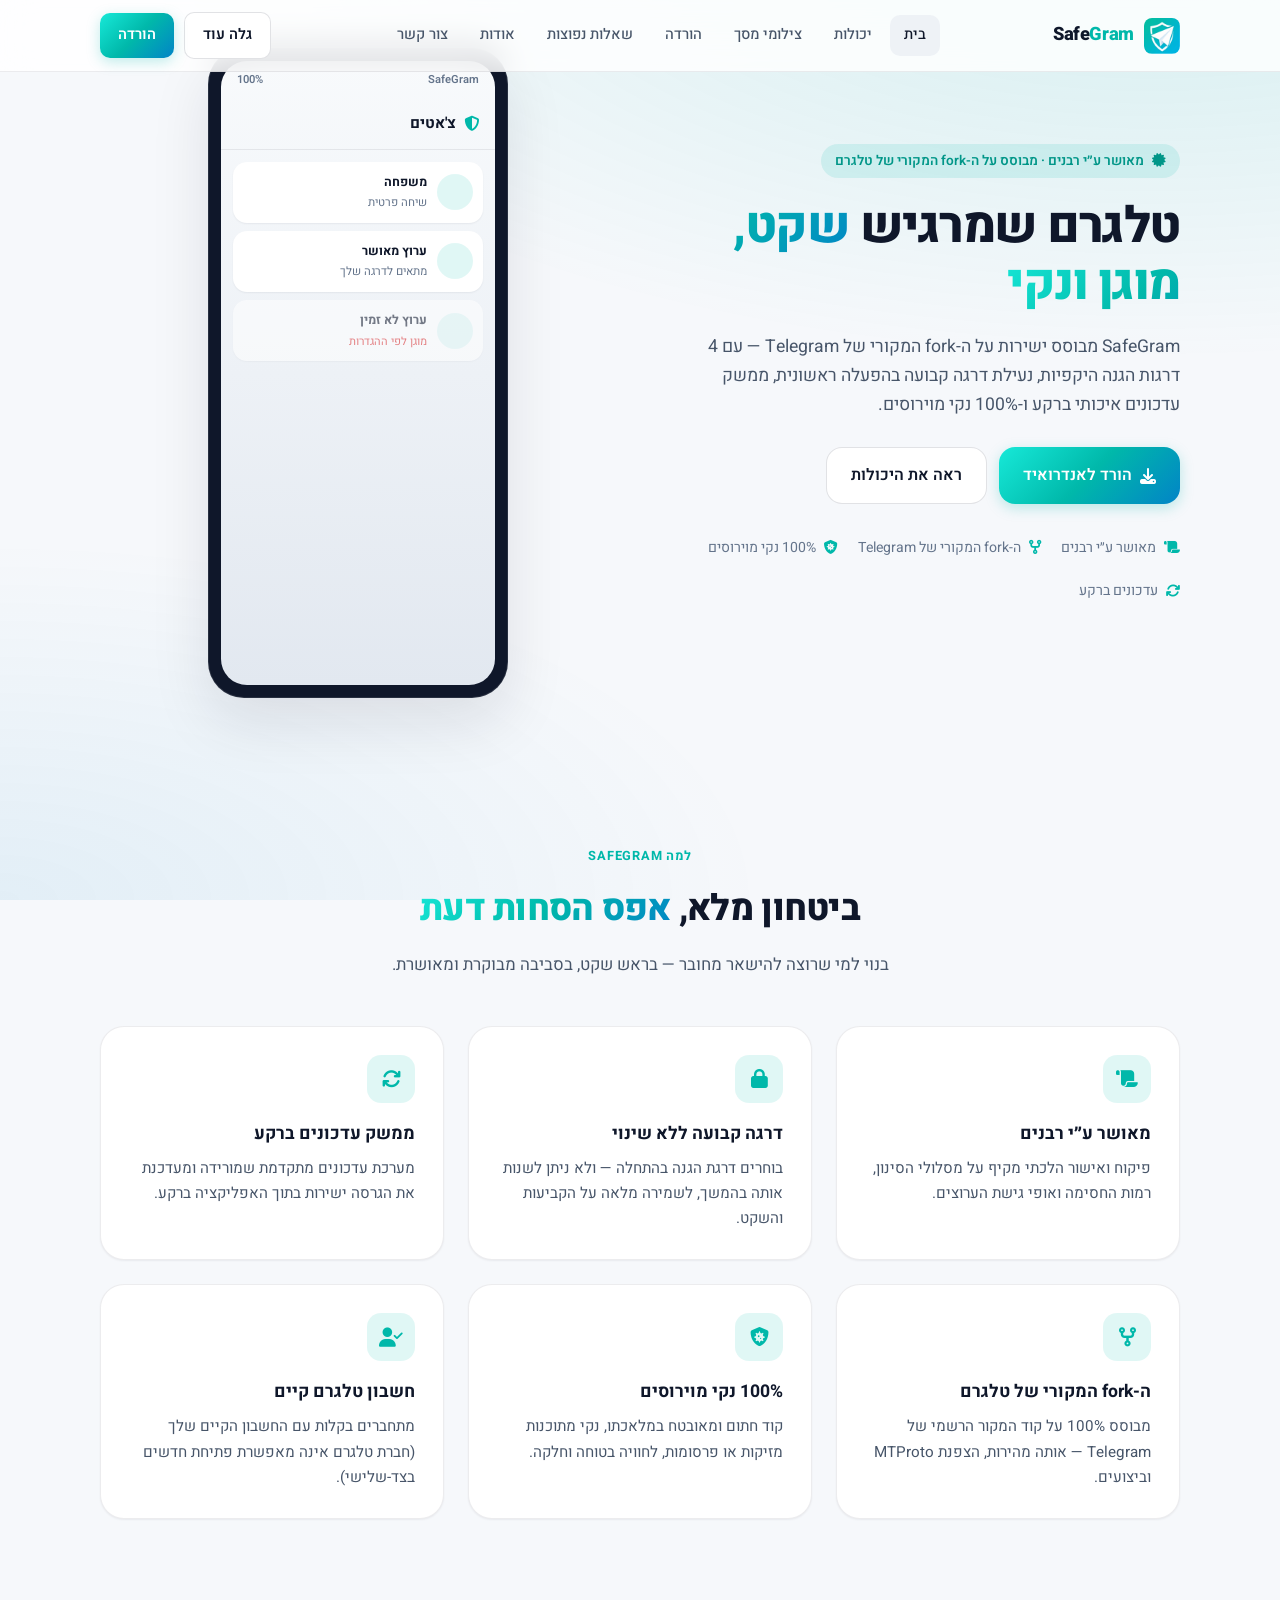
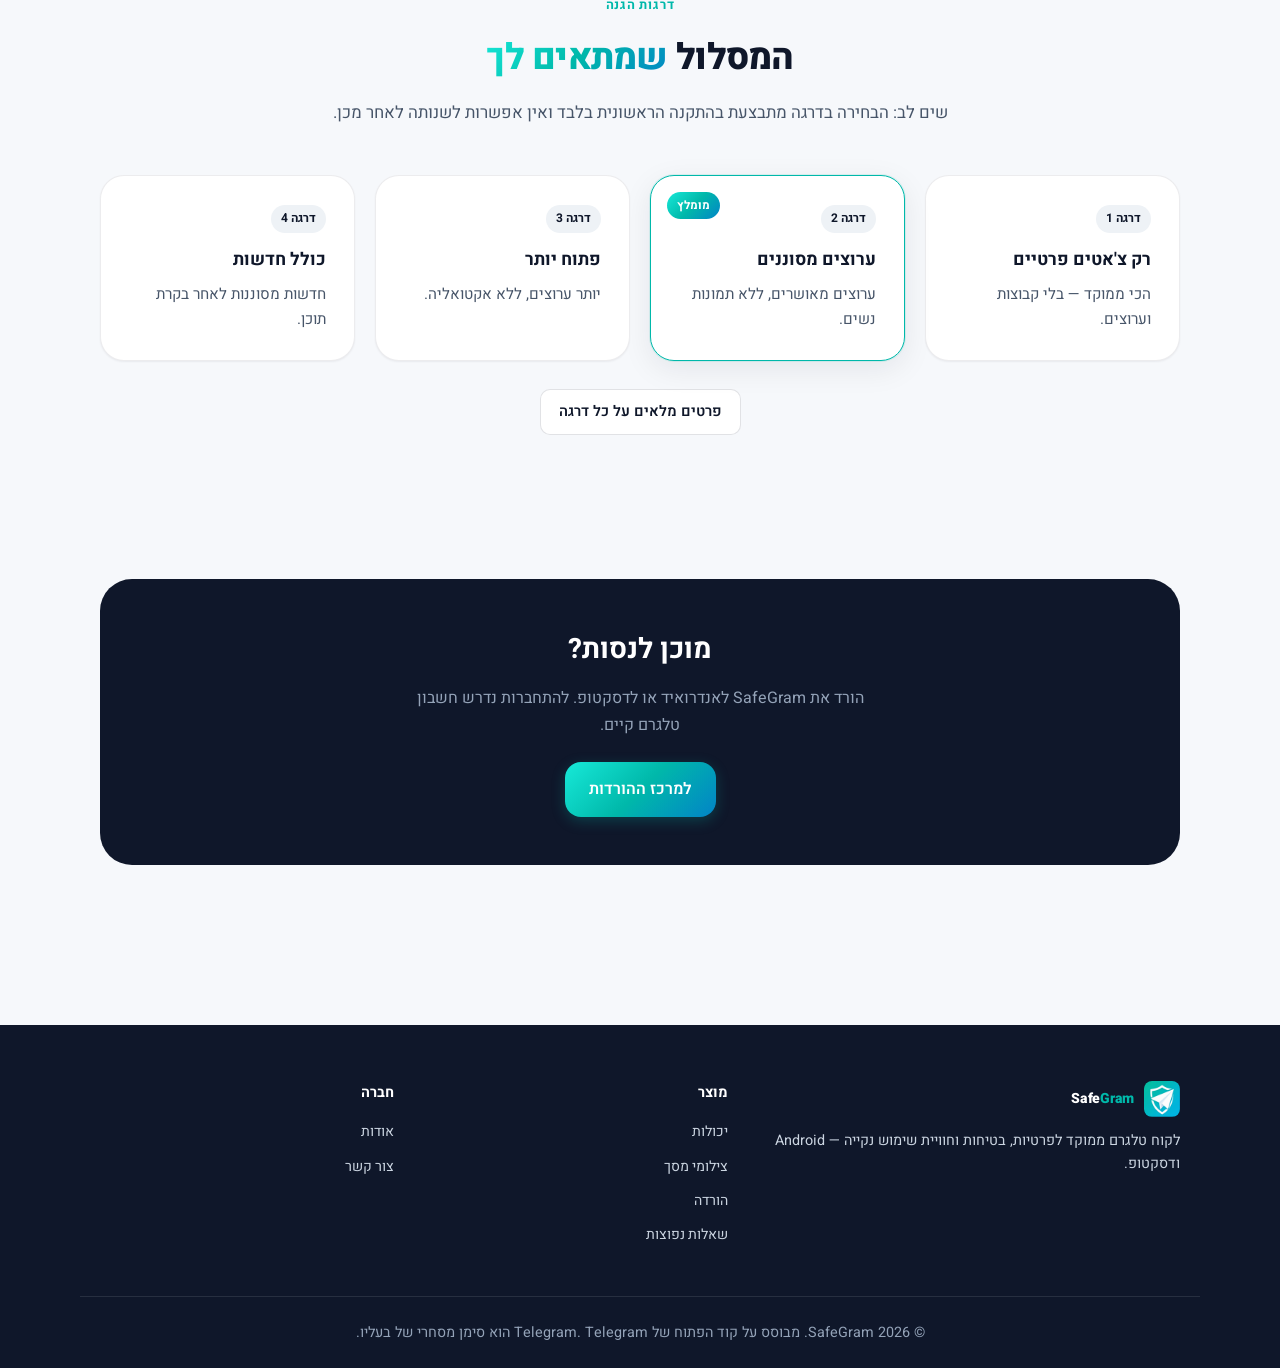
<file: index.html>
<!DOCTYPE html>
<html lang="he" dir="rtl">
<head>
    <meta charset="UTF-8">
    <meta name="viewport" content="width=device-width, initial-scale=1.0">
    <title>SafeGram — טלגרם ממוקד, מוגן ונקי</title>
    <meta name="description" content="SafeGram הוא לקוח טלגרם לנייד ודסקטופ עם סביבה מסוננת, ארבע דרגות הגנה, שיחות פרטיות מלאות וחוויית ממשק נקייה.">
    <meta property="og:title" content="SafeGram — טלגרם במרחב בטוח">
    <meta property="og:description" content="תקשורת מוכרת של טלגרם, עם סביבה ממוקדת, פחות הסחות דעת ושכבות הגנה שאתה בוחר.">
    <link rel="preconnect" href="https://fonts.googleapis.com">
    <link rel="preconnect" href="https://fonts.gstatic.com" crossorigin>
    <link href="https://fonts.googleapis.com/css2?family=Heebo:wght@400;500;600;700;800&family=Inter:wght@400;500;600;700&display=swap" rel="stylesheet">
    <link rel="stylesheet" href="https://cdnjs.cloudflare.com/ajax/libs/font-awesome/6.5.1/css/all.min.css">
    <link rel="stylesheet" href="style.css">
</head>
<body data-page="home">
<div class="page-glow"></div>

<header class="navbar">
    <div class="container nav-inner">
        <a href="index.html" class="brand">
            <img src="images/app_icon.png" style="width:36px;height:36px;border-radius:8px;object-fit:cover;" alt="">
            <span>Safe<span>Gram</span></span>
        </a>
        <nav class="nav-links">
            <a href="index.html" data-nav="home">בית</a>
            <a href="features.html" data-nav="features">יכולות</a>
            <a href="screenshots.html" data-nav="screenshots">צילומי מסך</a>
            <a href="download.html" data-nav="download">הורדה</a>
            <a href="faq.html" data-nav="faq">שאלות נפוצות</a>
            <a href="about.html" data-nav="about">אודות</a>
            <a href="contact.html" data-nav="contact">צור קשר</a>
        </nav>
        <div class="nav-actions">
            <a href="features.html" class="btn btn-secondary">גלה עוד</a>
            <a href="download.html" class="btn btn-primary">הורדה</a>
            <button type="button" class="nav-toggle" aria-label="תפריט"><i class="fa-solid fa-bars"></i></button>
        </div>
    </div>
</header>

<main>
    <section class="hero">
        <div class="container hero-grid">
            <div>
                <div class="hero-badge"><i class="fa-solid fa-certificate"></i> מאושר ע״י רבנים · מבוסס על ה-fork המקורי של טלגרם</div>
                <h1>טלגרם שמרגיש <span class="text-gradient">שקט, מוגן ונקי</span></h1>
                <p class="hero-lead">
                    SafeGram מבוסס ישירות על ה-fork המקורי של Telegram — עם 4 דרגות הגנה היקפיות, נעילת דרגה קבועה בהפעלה ראשונית, ממשק עדכונים איכותי ברקע ו-100% נקי מוירוסים.
                </p>
                <div class="hero-cta">
                    <a href="download.html" class="btn btn-primary btn-lg"><i class="fa-solid fa-download"></i> הורד לאנדרואיד</a>
                    <a href="features.html" class="btn btn-secondary btn-lg">ראה את היכולות</a>
                </div>
                <div class="trust-row">
                    <span><i class="fa-solid fa-scroll"></i> מאושר ע״י רבנים</span>
                    <span><i class="fa-solid fa-code-fork"></i> ה-fork המקורי של Telegram</span>
                    <span><i class="fa-solid fa-shield-virus"></i> 100% נקי מוירוסים</span>
                    <span><i class="fa-solid fa-arrows-rotate"></i> עדכונים ברקע</span>
                </div>
            </div>
            <div class="hero-visual">
                <div class="phone-shell">
                    <div class="phone-screen">
                        <div class="phone-status"><span>SafeGram</span><span>100%</span></div>
                        <div class="phone-app-bar"><i class="fa-solid fa-shield-halved"></i> צ'אטים</div>
                        <div class="phone-chats">
                            <div class="chat-row"><div class="chat-avatar"></div><div><strong>משפחה</strong><br><span style="color:var(--text-muted);font-size:0.72rem">שיחה פרטית</span></div></div>
                            <div class="chat-row"><div class="chat-avatar"></div><div><strong>ערוץ מאושר</strong><br><span style="color:var(--text-muted);font-size:0.72rem">מתאים לדרגה שלך</span></div></div>
                            <div class="chat-row blocked"><div class="chat-avatar"></div><div><strong>ערוץ לא זמין</strong><br><span class="chat-meta">מוגן לפי ההגדרות</span></div></div>
                        </div>
                    </div>
                </div>
            </div>
        </div>
    </section>

    <section class="section">
        <div class="container">
            <div class="section-header text-center">
                <span class="section-eyebrow">למה SafeGram</span>
                <h2 class="section-title">ביטחון מלא, <span class="text-gradient">אפס הסחות דעת</span></h2>
                <p class="section-sub">בנוי למי שרוצה להישאר מחובר — בראש שקט, בסביבה מבוקרת ומאושרת.</p>
            </div>
            <div class="grid-3">
                <article class="card">
                    <div class="feature-icon"><i class="fa-solid fa-scroll"></i></div>
                    <h3>מאושר ע״י רבנים</h3>
                    <p>פיקוח ואישור הלכתי מקיף על מסלולי הסינון, רמות החסימה ואופי גישת הערוצים.</p>
                </article>
                <article class="card">
                    <div class="feature-icon"><i class="fa-solid fa-lock"></i></div>
                    <h3>דרגה קבועה ללא שינוי</h3>
                    <p>בוחרים דרגת הגנה בהתחלה — ולא ניתן לשנות אותה בהמשך, לשמירה מלאה על הקביעות והשקט.</p>
                </article>
                <article class="card">
                    <div class="feature-icon"><i class="fa-solid fa-arrows-rotate"></i></div>
                    <h3>ממשק עדכונים ברקע</h3>
                    <p>מערכת עדכונים מתקדמת שמורידה ומעדכנת את הגרסה ישירות בתוך האפליקציה ברקע.</p>
                </article>
                <article class="card">
                    <div class="feature-icon"><i class="fa-solid fa-code-fork"></i></div>
                    <h3>ה-fork המקורי של טלגרם</h3>
                    <p>מבוסס 100% על קוד המקור הרשמי של Telegram — אותה מהירות, הצפנת MTProto וביצועים.</p>
                </article>
                <article class="card">
                    <div class="feature-icon"><i class="fa-solid fa-shield-virus"></i></div>
                    <h3>100% נקי מוירוסים</h3>
                    <p>קוד חתום ומאובטח במלאכתו, נקי מתוכנות מזיקות או פרסומות, לחוויה בטוחה וחלקה.</p>
                </article>
                <article class="card">
                    <div class="feature-icon"><i class="fa-solid fa-user-check"></i></div>
                    <h3>חשבון טלגרם קיים</h3>
                    <p>מתחברים בקלות עם החשבון הקיים שלך (חברת טלגרם אינה מאפשרת פתיחת חדשים בצד-שלישי).</p>
                </article>
            </div>
        </div>
    </section>

    <section class="section" style="padding-top:0">
        <div class="container">
            <div class="section-header text-center">
                <span class="section-eyebrow">דרגות הגנה</span>
                <h2 class="section-title">המסלול <span class="text-gradient">שמתאים לך</span></h2>
                <p class="section-sub">שים לב: הבחירה בדרגה מתבצעת בהתקנה הראשונית בלבד ואין אפשרות לשנותה לאחר מכן.</p>
            </div>
            <div class="grid-4">
                <article class="card level-card">
                    <span class="level-badge">דרגה 1</span>
                    <h3>רק צ'אטים פרטיים</h3>
                    <p>הכי ממוקד — בלי קבוצות וערוצים.</p>
                </article>
                <article class="card level-card featured">
                    <span class="ribbon">מומלץ</span>
                    <span class="level-badge">דרגה 2</span>
                    <h3>ערוצים מסוננים</h3>
                    <p>ערוצים מאושרים, ללא תמונות נשים.</p>
                </article>
                <article class="card level-card">
                    <span class="level-badge">דרגה 3</span>
                    <h3>פתוח יותר</h3>
                    <p>יותר ערוצים, ללא אקטואליה.</p>
                </article>
                <article class="card level-card">
                    <span class="level-badge">דרגה 4</span>
                    <h3>כולל חדשות</h3>
                    <p>חדשות מסוננות לאחר בקרת תוכן.</p>
                </article>
            </div>
            <p class="text-center" style="margin-top:28px"><a href="features.html" class="btn btn-secondary">פרטים מלאים על כל דרגה</a></p>
        </div>
    </section>

    <section class="section">
        <div class="container cta-band">
            <h2>מוכן לנסות?</h2>
            <p>הורד את SafeGram לאנדרואיד או לדסקטופ. להתחברות נדרש חשבון טלגרם קיים.</p>
            <a href="download.html" class="btn btn-primary btn-lg">למרכז ההורדות</a>
        </div>
    </section>
</main>

<footer class="footer">
    <div class="container footer-grid">
        <div>
            <a href="index.html" class="brand"><img src="images/app_icon.png" style="width:36px;height:36px;border-radius:8px;object-fit:cover;" alt="" width="36" height="36"><span>Safe<span>Gram</span></span></a>
            <p>לקוח טלגרם ממוקד לפרטיות, בטיחות וחוויית שימוש נקייה — Android ודסקטופ.</p>
            <div class="social">
                
            </div>
        </div>
        <div>
            <h4>מוצר</h4>
            <ul>
                <li><a href="features.html">יכולות</a></li>
                <li><a href="screenshots.html">צילומי מסך</a></li>
                <li><a href="download.html">הורדה</a></li>
                <li><a href="faq.html">שאלות נפוצות</a></li>
            </ul>
        </div>
        <div>
            <h4>חברה</h4>
            <ul>
                <li><a href="about.html">אודות</a></li>
                <li><a href="contact.html">צור קשר</a></li>
            </ul>
        </div>
    </div>
    <div class="container footer-bottom">
        <p>© 2026 SafeGram. מבוסס על קוד הפתוח של Telegram. Telegram הוא סימן מסחרי של בעליו.</p>
    </div>
</footer>
<script src="site.js"></script>
</body>
</html>
</file>
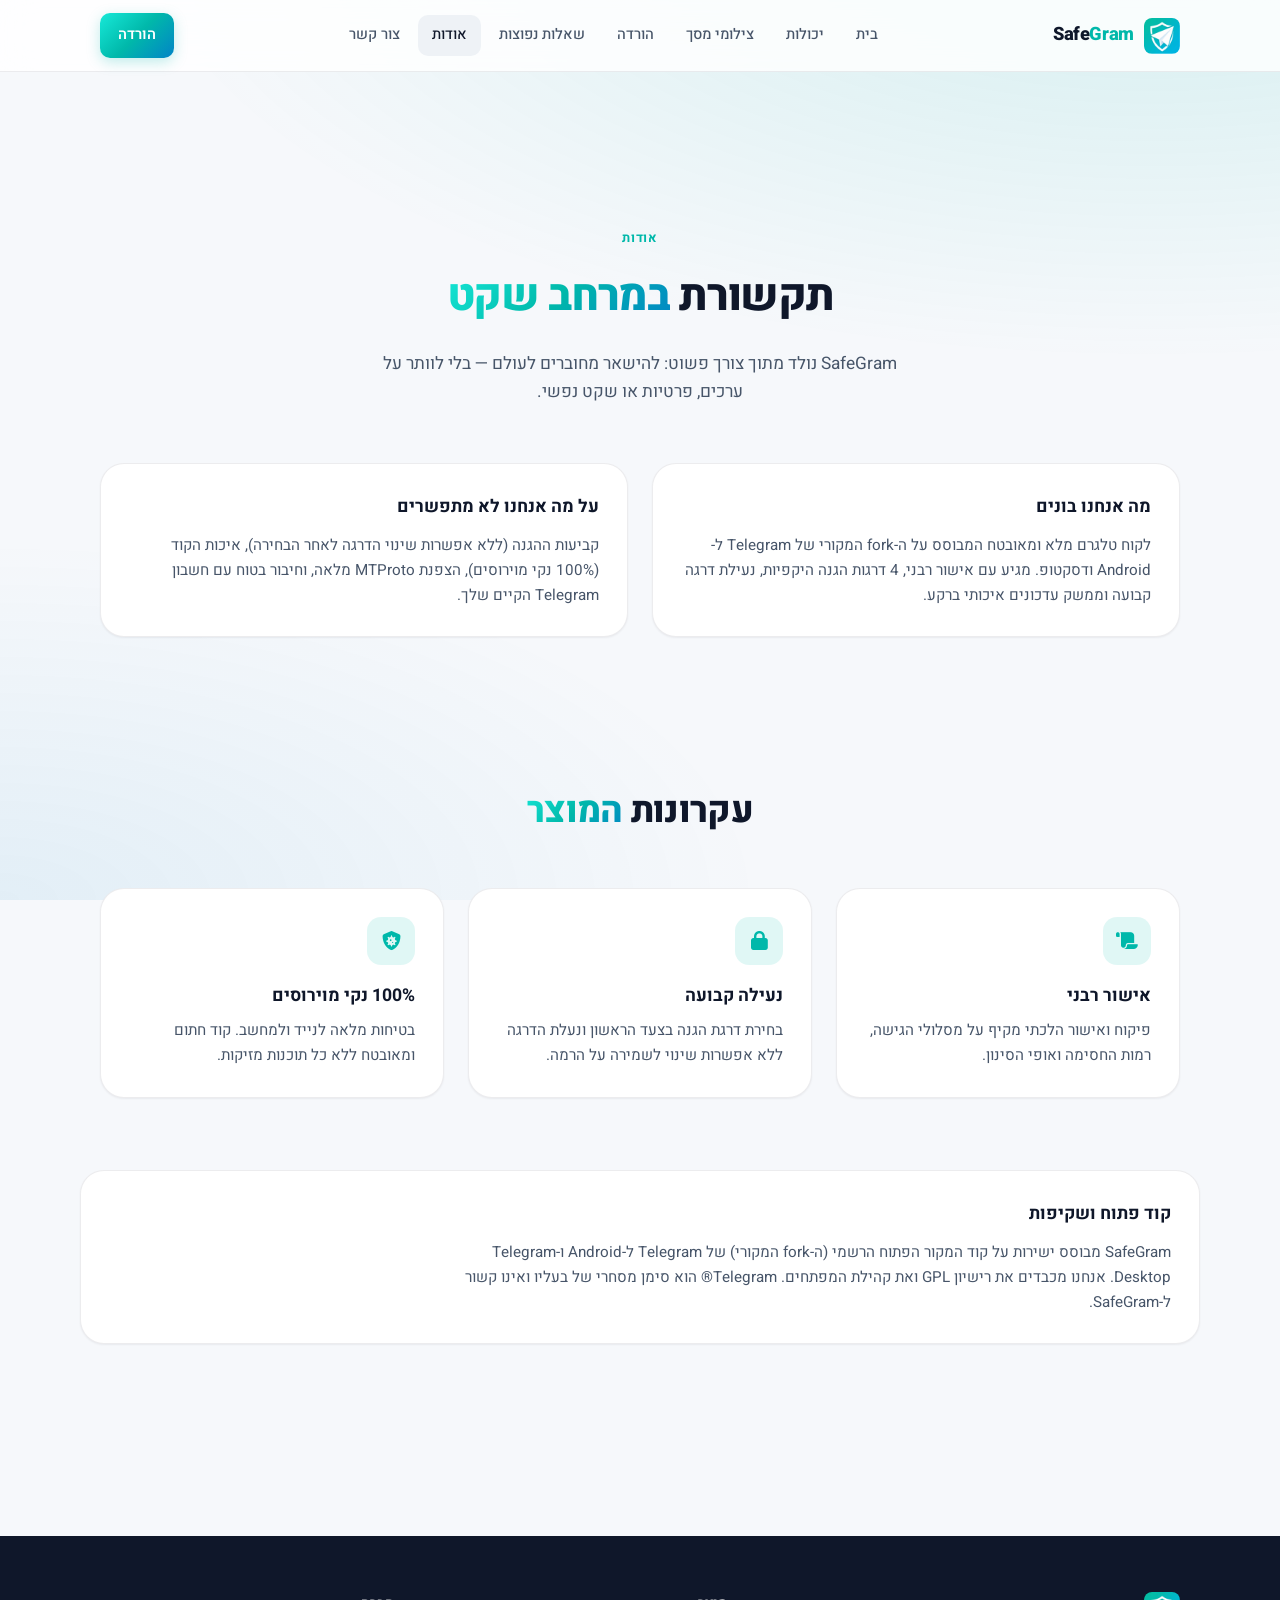
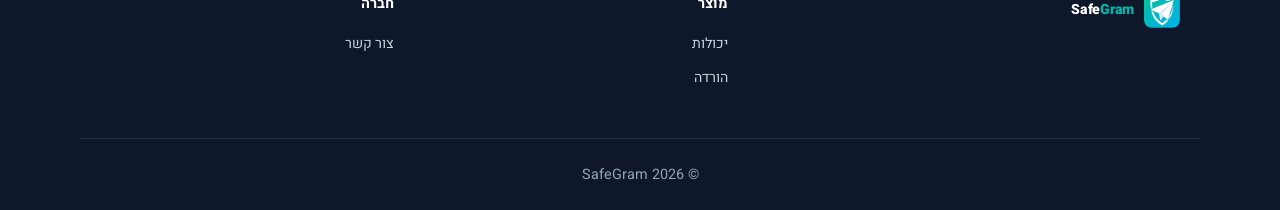
<file: about.html>
<!DOCTYPE html>
<html lang="he" dir="rtl">
<head>
    <meta charset="UTF-8">
    <meta name="viewport" content="width=device-width, initial-scale=1.0">
    <title>אודות — SafeGram</title>
    <meta name="description" content="המשימה של SafeGram: תקשורת מוכרת של טלגרם בסביבה ממוקדת, עם פרטיות, בטיחות וממשק נקי.">
    <link rel="preconnect" href="https://fonts.googleapis.com">
    <link rel="preconnect" href="https://fonts.gstatic.com" crossorigin>
    <link href="https://fonts.googleapis.com/css2?family=Heebo:wght@400;500;600;700;800&family=Inter:wght@400;500;600;700&display=swap" rel="stylesheet">
    <link rel="stylesheet" href="https://cdnjs.cloudflare.com/ajax/libs/font-awesome/6.5.1/css/all.min.css">
    <link rel="stylesheet" href="style.css">
</head>
<body data-page="about">
<div class="page-glow"></div>

<header class="navbar">
    <div class="container nav-inner">
        <a href="index.html" class="brand"><img src="images/app_icon.png" style="width:36px;height:36px;border-radius:8px;object-fit:cover;" alt=""><span>Safe<span>Gram</span></span></a>
        <nav class="nav-links">
            <a href="index.html" data-nav="home">בית</a>
            <a href="features.html" data-nav="features">יכולות</a>
            <a href="screenshots.html" data-nav="screenshots">צילומי מסך</a>
            <a href="download.html" data-nav="download">הורדה</a>
            <a href="faq.html" data-nav="faq">שאלות נפוצות</a>
            <a href="about.html" data-nav="about">אודות</a>
            <a href="contact.html" data-nav="contact">צור קשר</a>
        </nav>
        <div class="nav-actions">
            <a href="download.html" class="btn btn-primary">הורדה</a>
            <button type="button" class="nav-toggle" aria-label="תפריט"><i class="fa-solid fa-bars"></i></button>
        </div>
    </div>
</header>

<main class="page-main">
    <section class="page-hero">
        <div class="container">
            <span class="section-eyebrow">אודות</span>
            <h1>תקשורת <span class="text-gradient">במרחב שקט</span></h1>
            <p>SafeGram נולד מתוך צורך פשוט: להישאר מחוברים לעולם — בלי לוותר על ערכים, פרטיות או שקט נפשי.</p>
        </div>
    </section>

    <section class="section" style="padding-top:0">
        <div class="container grid-2">
            <article class="card">
                <h3>מה אנחנו בונים</h3>
                <p style="color:var(--text-secondary);margin-top:12px">לקוח טלגרם מלא ומאובטח המבוסס על ה-fork המקורי של Telegram ל-Android ודסקטופ. מגיע עם אישור רבני, 4 דרגות הגנה היקפיות, נעילת דרגה קבועה וממשק עדכונים איכותי ברקע.</p>
            </article>
            <article class="card">
                <h3>על מה אנחנו לא מתפשרים</h3>
                <p style="color:var(--text-secondary);margin-top:12px">קביעות ההגנה (ללא אפשרות שינוי הדרגה לאחר הבחירה), איכות הקוד (100% נקי מוירוסים), הצפנת MTProto מלאה, וחיבור בטוח עם חשבון Telegram הקיים שלך.</p>
            </article>
        </div>
    </section>

    <section class="section">
        <div class="container">
            <div class="section-header text-center">
                <h2 class="section-title">עקרונות <span class="text-gradient">המוצר</span></h2>
            </div>
            <div class="grid-3">
                <article class="card">
                    <div class="feature-icon"><i class="fa-solid fa-scroll"></i></div>
                    <h3>אישור רבני</h3>
                    <p>פיקוח ואישור הלכתי מקיף על מסלולי הגישה, רמות החסימה ואופי הסינון.</p>
                </article>
                <article class="card">
                    <div class="feature-icon"><i class="fa-solid fa-lock"></i></div>
                    <h3>נעילה קבועה</h3>
                    <p>בחירת דרגת הגנה בצעד הראשון ונעלת הדרגה ללא אפשרות שינוי לשמירה על הרמה.</p>
                </article>
                <article class="card">
                    <div class="feature-icon"><i class="fa-solid fa-shield-virus"></i></div>
                    <h3>100% נקי מוירוסים</h3>
                    <p>בטיחות מלאה לנייד ולמחשב. קוד חתום ומאובטח ללא כל תוכנות מזיקות.</p>
                </article>
            </div>
        </div>
    </section>

    <section class="section" style="padding-top:0">
        <div class="container card">
            <h3 style="margin-bottom:12px">קוד פתוח ושקיפות</h3>
            <p style="color:var(--text-secondary);max-width:720px">SafeGram מבוסס ישירות על קוד המקור הפתוח הרשמי (ה-fork המקורי) של Telegram ל-Android ו-Telegram Desktop. אנחנו מכבדים את רישיון GPL ואת קהילת המפתחים. Telegram® הוא סימן מסחרי של בעליו ואינו קשור ל-SafeGram.</p>
            
        </div>
    </section>
</main>

<footer class="footer">
    <div class="container footer-grid">
        <div><a href="index.html" class="brand"><img src="images/app_icon.png" style="width:36px;height:36px;border-radius:8px;object-fit:cover;" alt="" width="36" height="36"><span>Safe<span>Gram</span></span></a></div>
        <div><h4>מוצר</h4><ul><li><a href="features.html">יכולות</a></li><li><a href="download.html">הורדה</a></li></ul></div>
        <div><h4>חברה</h4><ul><li><a href="contact.html">צור קשר</a></li></ul></div>
    </div>
    <div class="container footer-bottom"><p>© 2026 SafeGram</p></div>
</footer>
<script src="site.js"></script>
</body>
</html>
</file>
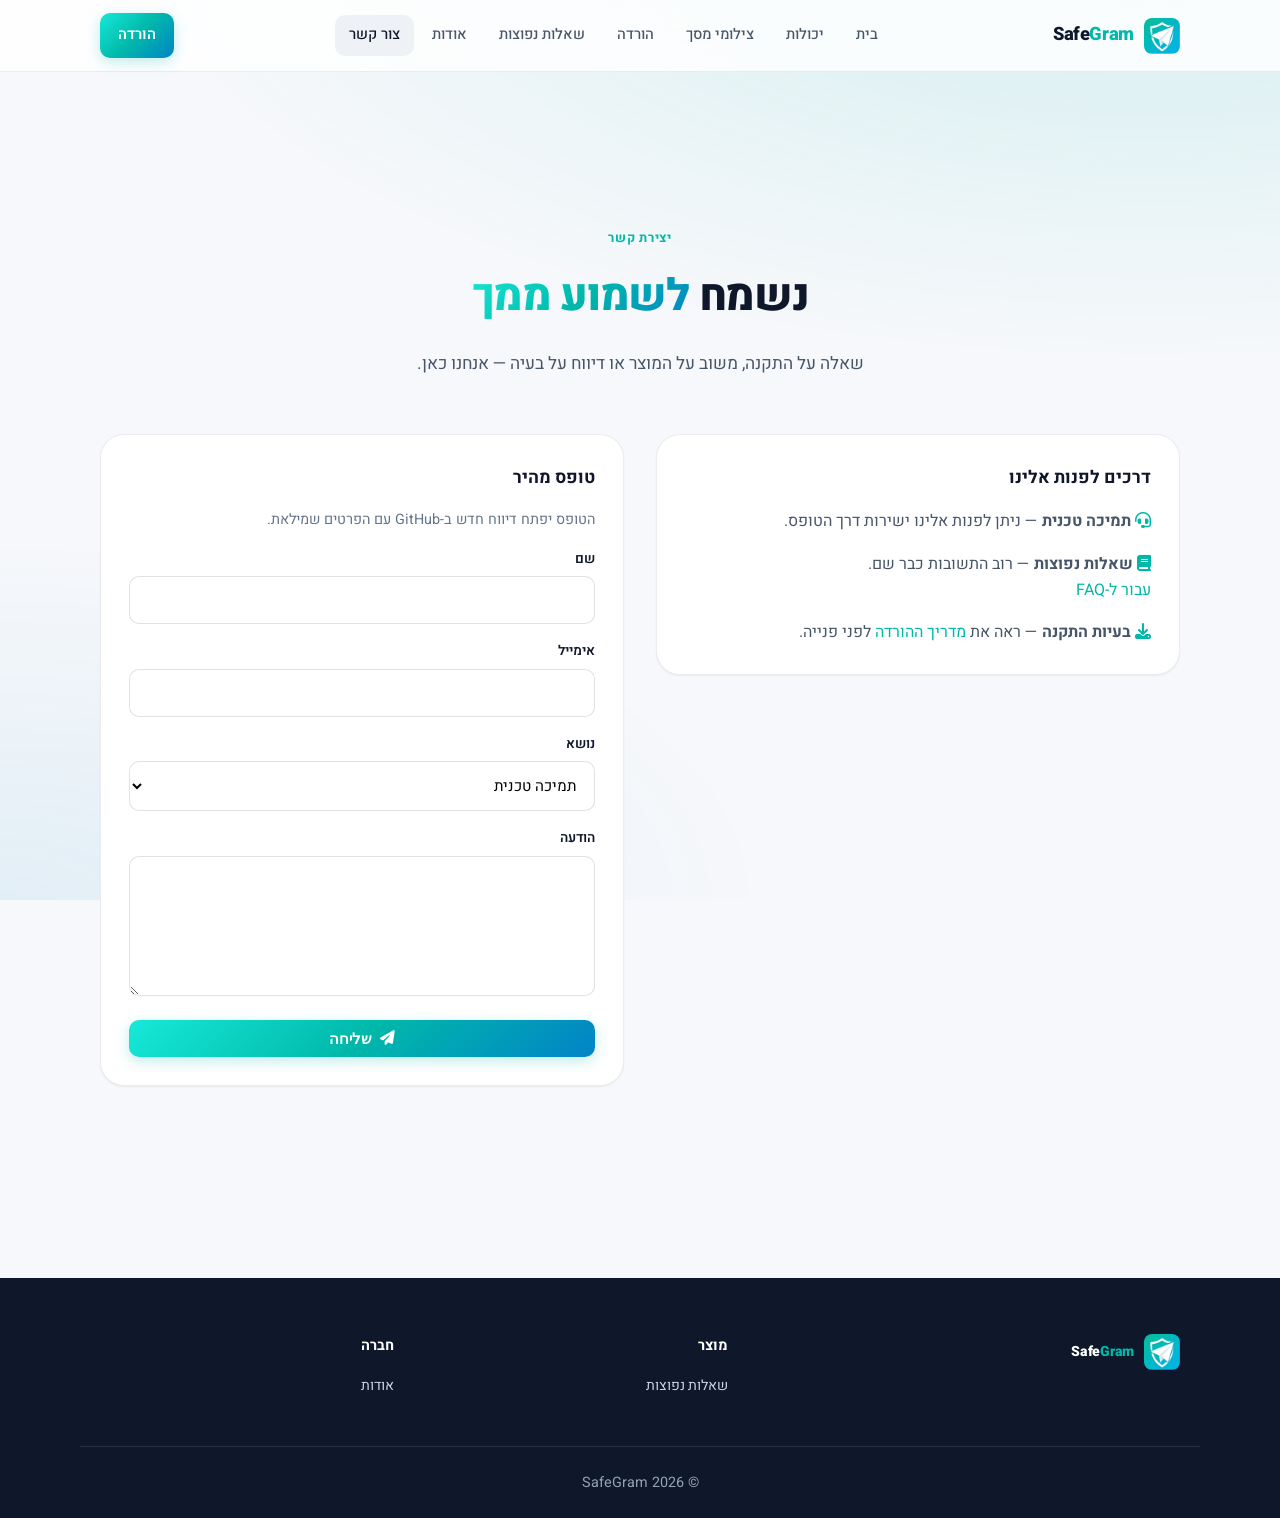
<file: contact.html>
<!DOCTYPE html>
<html lang="he" dir="rtl">
<head>
    <meta charset="UTF-8">
    <meta name="viewport" content="width=device-width, initial-scale=1.0">
    <title>צור קשר — SafeGram</title>
    <meta name="description" content="צור קשר עם צוות SafeGram — תמיכה, משוב והצעות לשיפור המוצר.">
    <link rel="preconnect" href="https://fonts.googleapis.com">
    <link rel="preconnect" href="https://fonts.gstatic.com" crossorigin>
    <link href="https://fonts.googleapis.com/css2?family=Heebo:wght@400;500;600;700;800&family=Inter:wght@400;500;600;700&display=swap" rel="stylesheet">
    <link rel="stylesheet" href="https://cdnjs.cloudflare.com/ajax/libs/font-awesome/6.5.1/css/all.min.css">
    <link rel="stylesheet" href="style.css">
</head>
<body data-page="contact">
<div class="page-glow"></div>

<header class="navbar">
    <div class="container nav-inner">
        <a href="index.html" class="brand"><img src="images/app_icon.png" style="width:36px;height:36px;border-radius:8px;object-fit:cover;" alt=""><span>Safe<span>Gram</span></span></a>
        <nav class="nav-links">
            <a href="index.html" data-nav="home">בית</a>
            <a href="features.html" data-nav="features">יכולות</a>
            <a href="screenshots.html" data-nav="screenshots">צילומי מסך</a>
            <a href="download.html" data-nav="download">הורדה</a>
            <a href="faq.html" data-nav="faq">שאלות נפוצות</a>
            <a href="about.html" data-nav="about">אודות</a>
            <a href="contact.html" data-nav="contact">צור קשר</a>
        </nav>
        <div class="nav-actions">
            <a href="download.html" class="btn btn-primary">הורדה</a>
            <button type="button" class="nav-toggle" aria-label="תפריט"><i class="fa-solid fa-bars"></i></button>
        </div>
    </div>
</header>

<main class="page-main">
    <section class="page-hero">
        <div class="container">
            <span class="section-eyebrow">יצירת קשר</span>
            <h1>נשמח <span class="text-gradient">לשמוע ממך</span></h1>
            <p>שאלה על התקנה, משוב על המוצר או דיווח על בעיה — אנחנו כאן.</p>
        </div>
    </section>

    <section class="section" style="padding-top:0">
        <div class="container contact-grid">
            <article class="card">
                <h3 style="margin-bottom:16px">דרכים לפנות אלינו</h3>
                <ul style="color:var(--text-secondary);display:flex;flex-direction:column;gap:16px">
                    <li><i class="fa-solid fa-headset text-accent"></i> <strong>תמיכה טכנית</strong> — ניתן לפנות אלינו ישירות דרך הטופס.</li>
                    <li><i class="fa-solid fa-book text-accent"></i> <strong>שאלות נפוצות</strong> — רוב התשובות כבר שם.<br><a href="faq.html" class="text-accent">עבור ל-FAQ</a></li>
                    <li><i class="fa-solid fa-download text-accent"></i> <strong>בעיות התקנה</strong> — ראה את <a href="download.html" class="text-accent">מדריך ההורדה</a> לפני פנייה.</li>
                </ul>
            </article>

            <article class="card contact-form">
                <h3 style="margin-bottom:16px">טופס מהיר</h3>
                <p style="font-size:0.9rem;color:var(--text-muted);margin-bottom:16px">הטופס יפתח דיווח חדש ב-GitHub עם הפרטים שמילאת.</p>
                <form id="contact-form">
                    <label for="name">שם</label>
                    <input type="text" id="name" name="name" required autocomplete="name">
                    <label for="email">אימייל</label>
                    <input type="email" id="email" name="email" required autocomplete="email">
                    <label for="topic">נושא</label>
                    <select id="topic" name="topic">
                        <option value="support">תמיכה טכנית</option>
                        <option value="feedback">משוב על המוצר</option>
                        <option value="access">בקשת גישה / הפעלה</option>
                        <option value="other">אחר</option>
                    </select>
                    <label for="message">הודעה</label>
                    <textarea id="message" name="message" required></textarea>
                    <button type="submit" class="btn btn-primary btn-block"><i class="fa-solid fa-paper-plane"></i> שליחה</button>
                </form>
            </article>
        </div>
    </section>
</main>

<footer class="footer">
    <div class="container footer-grid">
        <div><a href="index.html" class="brand"><img src="images/app_icon.png" style="width:36px;height:36px;border-radius:8px;object-fit:cover;" alt="" width="36" height="36"><span>Safe<span>Gram</span></span></a></div>
        <div><h4>מוצר</h4><ul><li><a href="faq.html">שאלות נפוצות</a></li></ul></div>
        <div><h4>חברה</h4><ul><li><a href="about.html">אודות</a></li></ul></div>
    </div>
    <div class="container footer-bottom"><p>© 2026 SafeGram</p></div>
</footer>
<script src="site.js"></script>
<script>
document.getElementById("contact-form")?.addEventListener("submit", (e) => {
  e.preventDefault();
  const name = document.getElementById("name").value.trim();
  const topic = document.getElementById("topic").selectedOptions[0].text;
  const message = document.getElementById("message").value.trim();
  const title = encodeURIComponent("[SafeGram] " + topic + " — " + name);
  const body = encodeURIComponent(message + "\n\n— " + name + "\n" + document.getElementById("email").value.trim());
  window.open("contact.html/new?title=" + title + "&body=" + body, "_blank", "noopener");
});
</script>
</body>
</html>
</file>
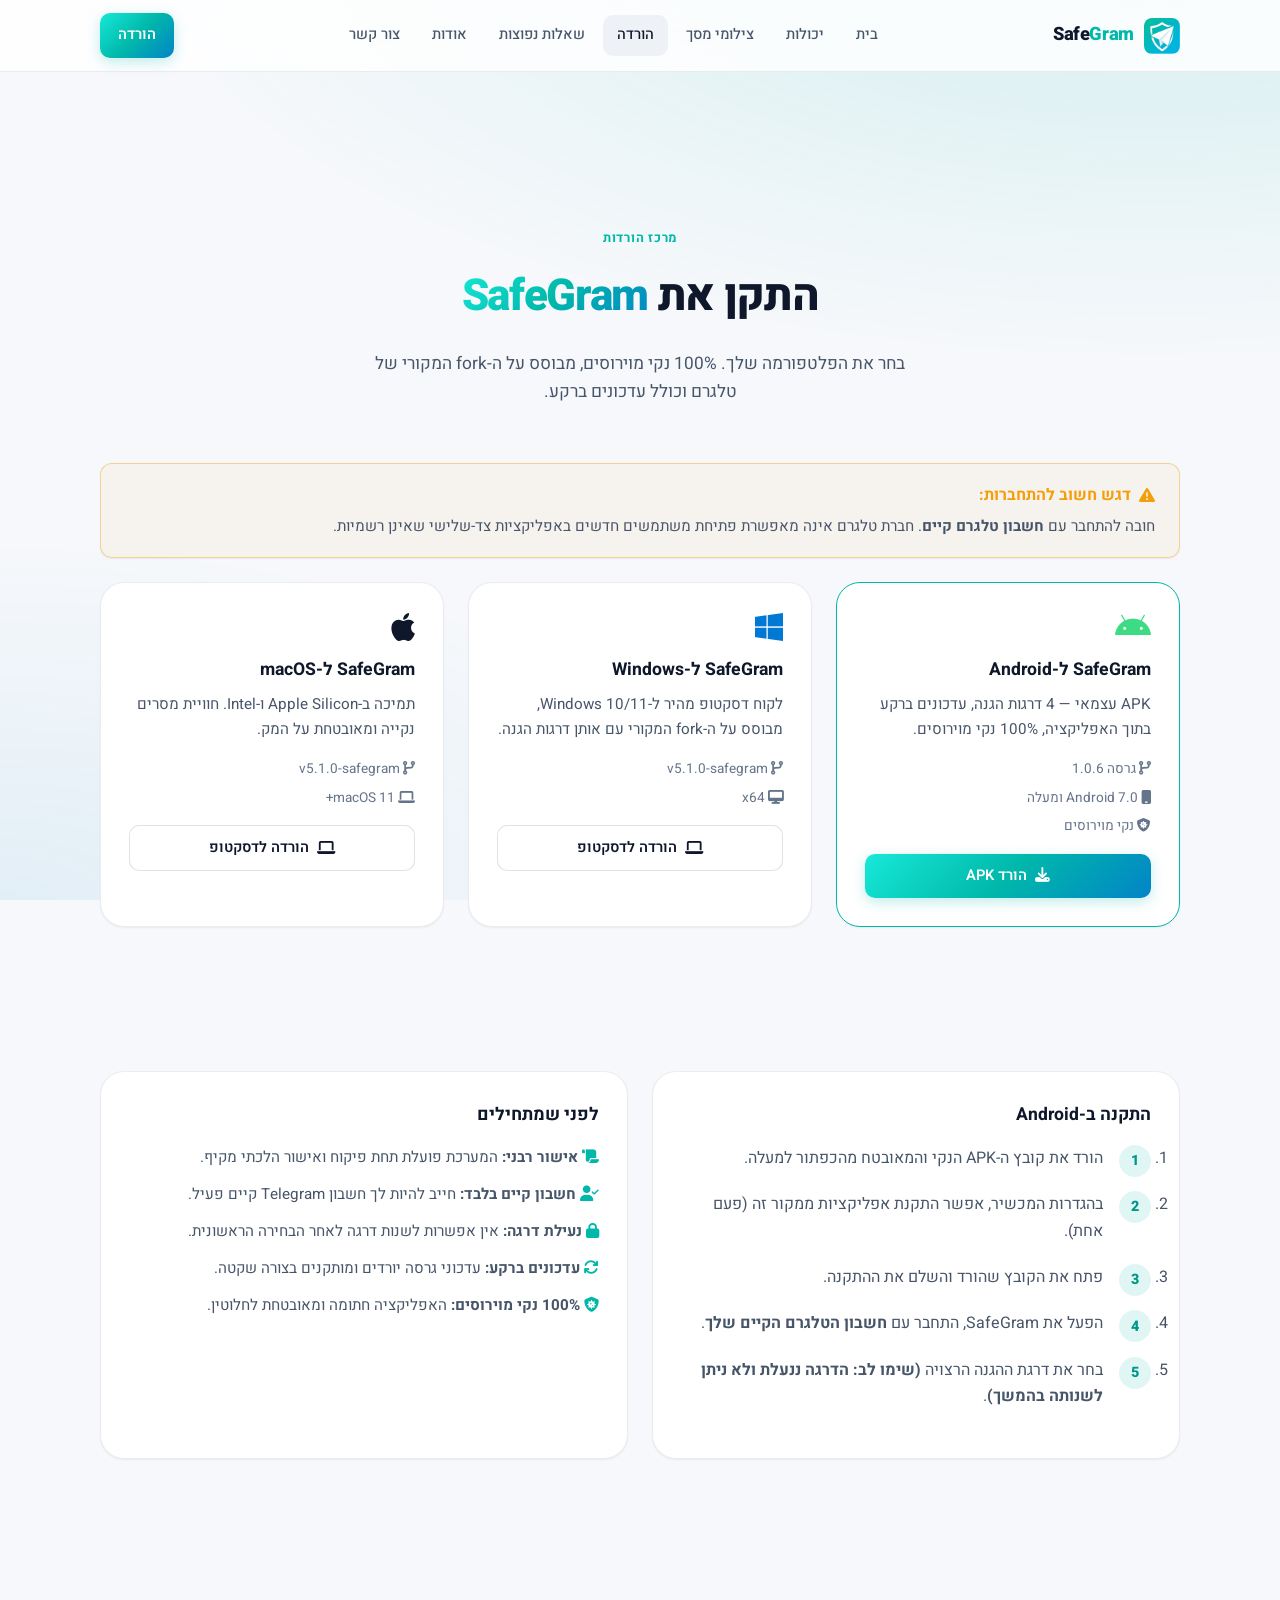
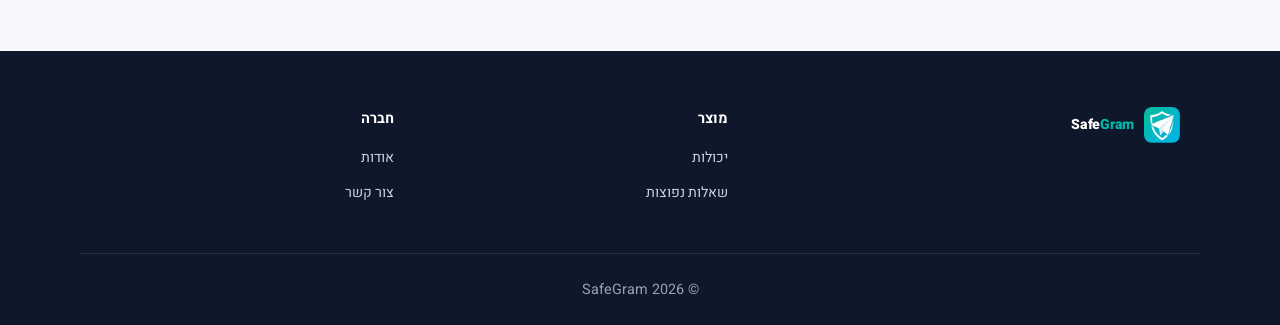
<file: download.html>
<!DOCTYPE html>
<html lang="he" dir="rtl">
<head>
    <meta charset="UTF-8">
    <meta name="viewport" content="width=device-width, initial-scale=1.0">
    <title>הורדה — SafeGram</title>
    <meta name="description" content="הורד SafeGram ל-Android, Windows ו-macOS. הוראות התקנה פשוטות וקישורים ישירים.">
    <link rel="preconnect" href="https://fonts.googleapis.com">
    <link rel="preconnect" href="https://fonts.gstatic.com" crossorigin>
    <link href="https://fonts.googleapis.com/css2?family=Heebo:wght@400;500;600;700;800&family=Inter:wght@400;500;600;700&display=swap" rel="stylesheet">
    <link rel="stylesheet" href="https://cdnjs.cloudflare.com/ajax/libs/font-awesome/6.5.1/css/all.min.css">
    <link rel="stylesheet" href="style.css">
</head>
<body data-page="download">
<div class="page-glow"></div>

<header class="navbar">
    <div class="container nav-inner">
        <a href="index.html" class="brand"><img src="images/app_icon.png" style="width:36px;height:36px;border-radius:8px;object-fit:cover;" alt=""><span>Safe<span>Gram</span></span></a>
        <nav class="nav-links">
            <a href="index.html" data-nav="home">בית</a>
            <a href="features.html" data-nav="features">יכולות</a>
            <a href="screenshots.html" data-nav="screenshots">צילומי מסך</a>
            <a href="download.html" data-nav="download">הורדה</a>
            <a href="faq.html" data-nav="faq">שאלות נפוצות</a>
            <a href="about.html" data-nav="about">אודות</a>
            <a href="contact.html" data-nav="contact">צור קשר</a>
        </nav>
        <div class="nav-actions">
            <a href="download.html" class="btn btn-primary">הורדה</a>
            <button type="button" class="nav-toggle" aria-label="תפריט"><i class="fa-solid fa-bars"></i></button>
        </div>
    </div>
</header>

<main class="page-main">
    <section class="page-hero">
        <div class="container">
            <span class="section-eyebrow">מרכז הורדות</span>
            <h1>התקן את <span class="text-gradient">SafeGram</span></h1>
            <p>בחר את הפלטפורמה שלך. 100% נקי מוירוסים, מבוסס על ה-fork המקורי של טלגרם וכולל עדכונים ברקע.</p>
        </div>
    </section>

    <section class="section" style="padding-top:0">
        <div class="container" style="margin-bottom:24px">
            <div class="card" style="border:1px solid rgba(245, 158, 11, 0.4);background:rgba(245, 158, 11, 0.05);padding:18px 24px;border-radius:12px">
                <h4 style="color:#f59e0b;margin-bottom:6px;display:flex;align-items:center;gap:8px"><i class="fa-solid fa-triangle-exclamation"></i> דגש חשוב להתחברות:</h4>
                <p style="color:var(--text-secondary);font-size:0.95rem;margin:0">
                    חובה להתחבר עם <strong>חשבון טלגרם קיים</strong>. חברת טלגרם אינה מאפשרת פתיחת משתמשים חדשים באפליקציות צד-שלישי שאינן רשמיות.
                </p>
            </div>
        </div>

        <div class="container download-grid">
            <article class="card download-card highlight">
                <i class="fa-brands fa-android dl-icon" style="color:#3ddc84"></i>
                <h3>SafeGram ל-Android</h3>
                <p style="color:var(--text-secondary);margin:8px 0">APK עצמאי — 4 דרגות הגנה, עדכונים ברקע בתוך האפליקציה, 100% נקי מוירוסים.</p>
                <div class="dl-meta">
                    <span><i class="fa-solid fa-code-branch"></i> גרסה 1.0.6</span>
                    <span><i class="fa-solid fa-mobile"></i> Android 7.0 ומעלה</span>
                    <span><i class="fa-solid fa-shield-virus"></i> נקי מוירוסים</span>
                </div>
                <a href="https://safegram-israel.duckdns.org/downloads/TelegramFiltered.apk" class="btn btn-primary btn-block"><i class="fa-solid fa-download"></i> הורד APK</a>
            </article>
            <article class="card download-card">
                <i class="fa-brands fa-windows dl-icon" style="color:#0078d4"></i>
                <h3>SafeGram ל-Windows</h3>
                <p style="color:var(--text-secondary);margin:8px 0">לקוח דסקטופ מהיר ל-Windows 10/11, מבוסס על ה-fork המקורי עם אותן דרגות הגנה.</p>
                <div class="dl-meta">
                    <span><i class="fa-solid fa-code-branch"></i> v5.1.0-safegram</span>
                    <span><i class="fa-solid fa-desktop"></i> x64</span>
                </div>
                <span class="btn btn-secondary btn-block disabled"><i class="fa-solid fa-laptop"></i> הורדה לדסקטופ</span>
            </article>
            <article class="card download-card">
                <i class="fa-brands fa-apple dl-icon"></i>
                <h3>SafeGram ל-macOS</h3>
                <p style="color:var(--text-secondary);margin:8px 0">תמיכה ב-Apple Silicon ו-Intel. חוויית מסרים נקייה ומאובטחת על המק.</p>
                <div class="dl-meta">
                    <span><i class="fa-solid fa-code-branch"></i> v5.1.0-safegram</span>
                    <span><i class="fa-solid fa-laptop"></i> macOS 11+</span>
                </div>
                <span class="btn btn-secondary btn-block disabled"><i class="fa-solid fa-laptop"></i> הורדה לדסקטופ</span>
            </article>
        </div>
    </section>

    <section class="section">
        <div class="container grid-2">
            <article class="card">
                <h3 style="margin-bottom:16px">התקנה ב-Android</h3>
                <ol class="steps">
                    <li>הורד את קובץ ה-APK הנקי והמאובטח מהכפתור למעלה.</li>
                    <li>בהגדרות המכשיר, אפשר התקנת אפליקציות ממקור זה (פעם אחת).</li>
                    <li>פתח את הקובץ שהורד והשלם את ההתקנה.</li>
                    <li>הפעל את SafeGram, התחבר עם <strong>חשבון הטלגרם הקיים שלך</strong>.</li>
                    <li>בחר את דרגת ההגנה הרצויה <strong>(שימו לב: הדרגה ננעלת ולא ניתן לשנותה בהמשך)</strong>.</li>
                </ol>
            </article>
            <article class="card">
                <h3 style="margin-bottom:16px">לפני שמתחילים</h3>
                <ul style="color:var(--text-secondary);display:flex;flex-direction:column;gap:12px;font-size:0.95rem">
                    <li><i class="fa-solid fa-scroll text-accent"></i> <strong>אישור רבני:</strong> המערכת פועלת תחת פיקוח ואישור הלכתי מקיף.</li>
                    <li><i class="fa-solid fa-user-check text-accent"></i> <strong>חשבון קיים בלבד:</strong> חייב להיות לך חשבון Telegram קיים פעיל.</li>
                    <li><i class="fa-solid fa-lock text-accent"></i> <strong>נעילת דרגה:</strong> אין אפשרות לשנות דרגה לאחר הבחירה הראשונית.</li>
                    <li><i class="fa-solid fa-arrows-rotate text-accent"></i> <strong>עדכונים ברקע:</strong> עדכוני גרסה יורדים ומותקנים בצורה שקטה.</li>
                    <li><i class="fa-solid fa-shield-virus text-accent"></i> <strong>100% נקי מוירוסים:</strong> האפליקציה חתומה ומאובטחת לחלוטין.</li>
                </ul>
            </article>
        </div>
    </section>
</main>

<footer class="footer">
    <div class="container footer-grid">
        <div><a href="index.html" class="brand"><img src="images/app_icon.png" style="width:36px;height:36px;border-radius:8px;object-fit:cover;" alt="" width="36" height="36"><span>Safe<span>Gram</span></span></a></div>
        <div><h4>מוצר</h4><ul><li><a href="features.html">יכולות</a></li><li><a href="faq.html">שאלות נפוצות</a></li></ul></div>
        <div><h4>חברה</h4><ul><li><a href="about.html">אודות</a></li><li><a href="contact.html">צור קשר</a></li></ul></div>
    </div>
    <div class="container footer-bottom"><p>© 2026 SafeGram</p></div>
</footer>
<script src="site.js"></script>
</body>
</html>
</file>
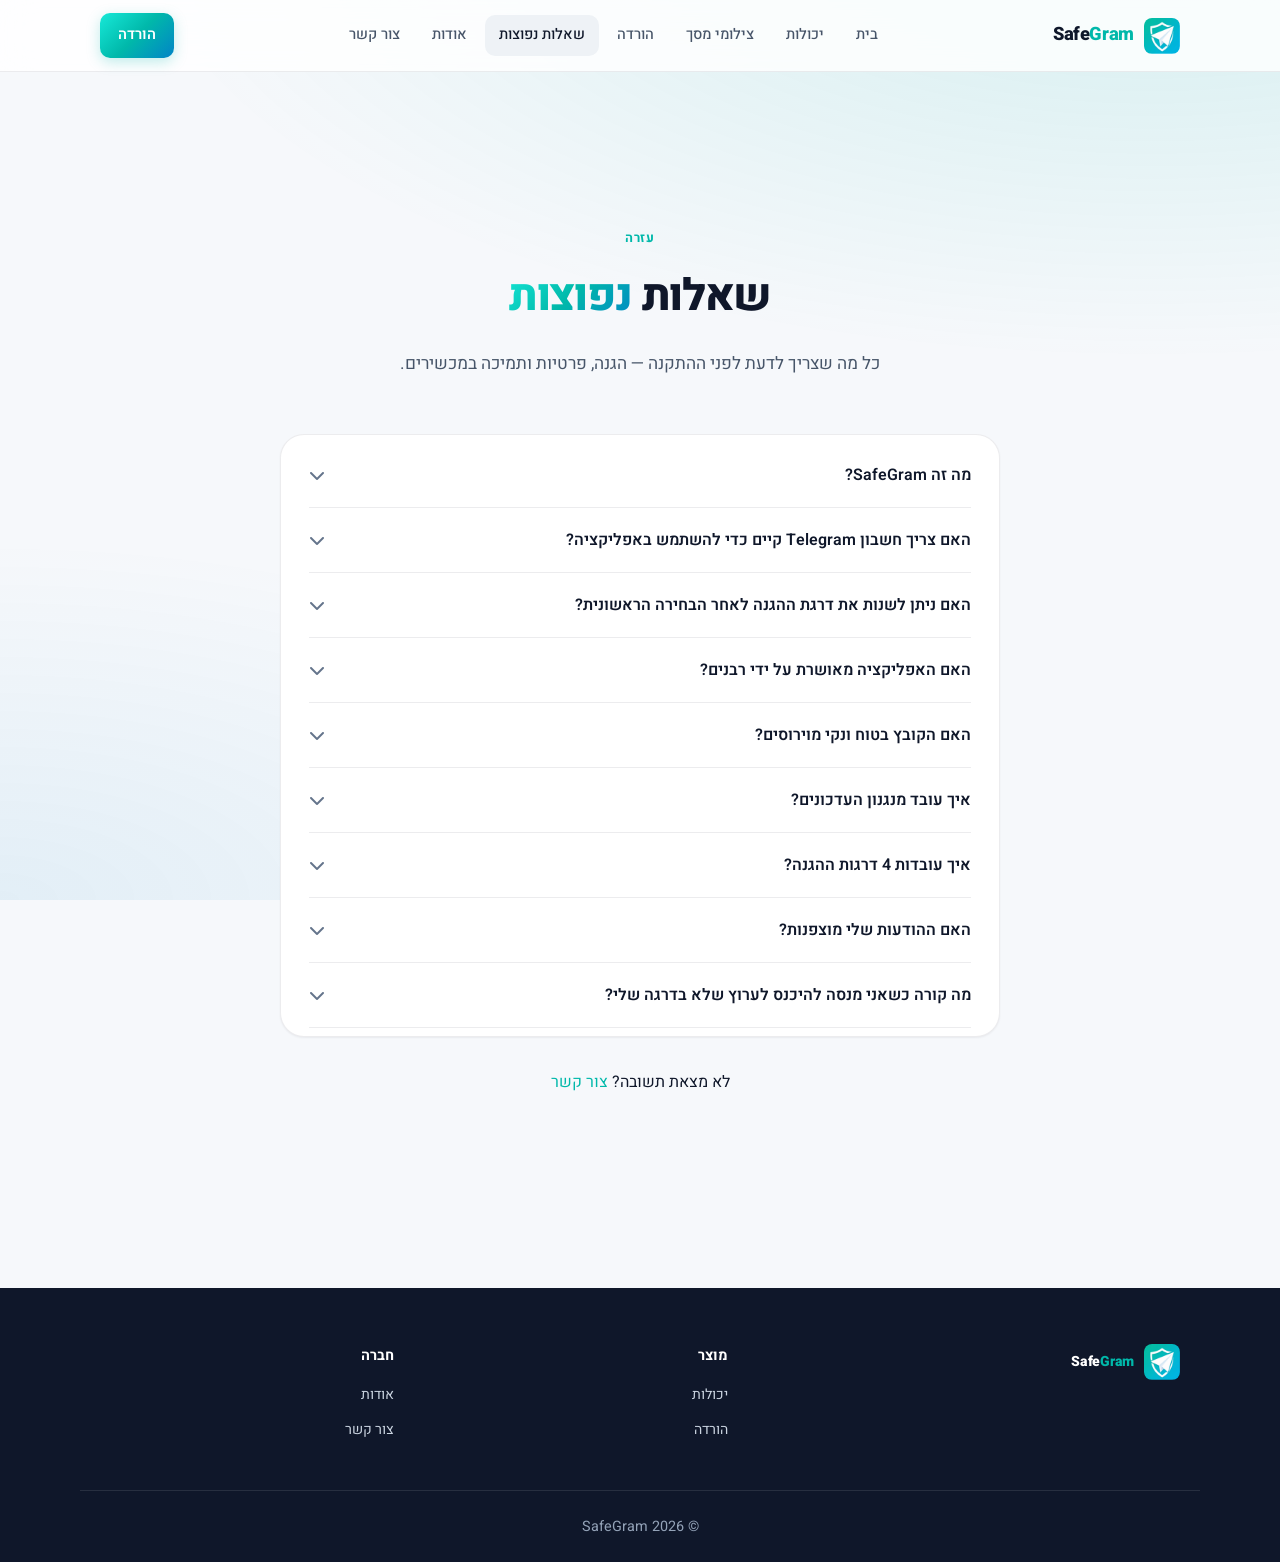
<file: faq.html>
<!DOCTYPE html>
<html lang="he" dir="rtl">
<head>
    <meta charset="UTF-8">
    <meta name="viewport" content="width=device-width, initial-scale=1.0">
    <title>שאלות נפוצות — SafeGram</title>
    <meta name="description" content="תשובות על דרגות ההגנה, התקנה, פרטיות, בקשות גישה ועדכונים ב-SafeGram.">
    <link rel="preconnect" href="https://fonts.googleapis.com">
    <link rel="preconnect" href="https://fonts.gstatic.com" crossorigin>
    <link href="https://fonts.googleapis.com/css2?family=Heebo:wght@400;500;600;700;800&family=Inter:wght@400;500;600;700&display=swap" rel="stylesheet">
    <link rel="stylesheet" href="https://cdnjs.cloudflare.com/ajax/libs/font-awesome/6.5.1/css/all.min.css">
    <link rel="stylesheet" href="style.css">
</head>
<body data-page="faq">
<div class="page-glow"></div>

<header class="navbar">
    <div class="container nav-inner">
        <a href="index.html" class="brand"><img src="images/app_icon.png" style="width:36px;height:36px;border-radius:8px;object-fit:cover;" alt=""><span>Safe<span>Gram</span></span></a>
        <nav class="nav-links">
            <a href="index.html" data-nav="home">בית</a>
            <a href="features.html" data-nav="features">יכולות</a>
            <a href="screenshots.html" data-nav="screenshots">צילומי מסך</a>
            <a href="download.html" data-nav="download">הורדה</a>
            <a href="faq.html" data-nav="faq">שאלות נפוצות</a>
            <a href="about.html" data-nav="about">אודות</a>
            <a href="contact.html" data-nav="contact">צור קשר</a>
        </nav>
        <div class="nav-actions">
            <a href="download.html" class="btn btn-primary">הורדה</a>
            <button type="button" class="nav-toggle" aria-label="תפריט"><i class="fa-solid fa-bars"></i></button>
        </div>
    </div>
</header>

<main class="page-main">
    <section class="page-hero">
        <div class="container">
            <span class="section-eyebrow">עזרה</span>
            <h1>שאלות <span class="text-gradient">נפוצות</span></h1>
            <p>כל מה שצריך לדעת לפני ההתקנה — הגנה, פרטיות ותמיכה במכשירים.</p>
        </div>
    </section>

    <section class="section" style="padding-top:0">
        <div class="container">
            <div class="card faq-list" style="padding:8px 28px">
                <div class="faq-item">
                    <button type="button" class="faq-q"><span>מה זה SafeGram?</span><i class="fa-solid fa-chevron-down"></i></button>
                    <div class="faq-a"><div class="faq-a-inner">SafeGram הוא לקוח טלגרם מבוסס על ה-fork המקורי של Telegram ל-Android ולדסקטופ, המציע 4 דרגות הגנה היקפיות, אישור רבני, וסינון תכנים מבוקר.</div></div>
                </div>
                <div class="faq-item">
                    <button type="button" class="faq-q"><span>האם צריך חשבון Telegram קיים כדי להשתמש באפליקציה?</span><i class="fa-solid fa-chevron-down"></i></button>
                    <div class="faq-a"><div class="faq-a-inner"><strong>כן, בהחלט.</strong> להתחברות נדרש חשבון טלגרם קיים. חברת טלגרם אינה מאפשרת פתיחת משתמשים חדשים באפליקציות צד-שלישי שאינן רשמיות.</div></div>
                </div>
                <div class="faq-item">
                    <button type="button" class="faq-q"><span>האם ניתן לשנות את דרגת ההגנה לאחר הבחירה הראשונית?</span><i class="fa-solid fa-chevron-down"></i></button>
                    <div class="faq-a"><div class="faq-a-inner"><strong>לא.</strong> למען שמירה מלאה על רמת ההגנה, הסביבה הנקייה והשקט הנפשי, הבחירה בדרגה מתבצעת בהתקנה הראשונית בלבד ואין אפשרות לשנותה לאחר מכן.</div></div>
                </div>
                <div class="faq-item">
                    <button type="button" class="faq-q"><span>האם האפליקציה מאושרת על ידי רבנים?</span><i class="fa-solid fa-chevron-down"></i></button>
                    <div class="faq-a"><div class="faq-a-inner"><strong>כן.</strong> המערכת, מסלולי הסינון ואופי גישת הערוצים פועלים תחת פיקוח ואישור הלכתי מקיף.</div></div>
                </div>
                <div class="faq-item">
                    <button type="button" class="faq-q"><span>האם הקובץ בטוח ונקי מוירוסים?</span><i class="fa-solid fa-chevron-down"></i></button>
                    <div class="faq-a"><div class="faq-a-inner"><strong>100% נקי מוירוסים.</strong> האפליקציה חתומה דיגיטלית, מאובטחת במלואה, נקייה מתוכנות מזיקות או פרסומות ומבוססת ישירות על קוד המקור הרשמי של טלגרם.</div></div>
                </div>
                <div class="faq-item">
                    <button type="button" class="faq-q"><span>איך עובד מנגנון העדכונים?</span><i class="fa-solid fa-chevron-down"></i></button>
                    <div class="faq-a"><div class="faq-a-inner">SafeGram כוללת ממשק עדכונים איכותי שמוריד ומעדכן את הגרסאות החדשות ברקע בצורה שקופה, מהירה ונוחה.</div></div>
                </div>
                <div class="faq-item">
                    <button type="button" class="faq-q"><span>איך עובדות 4 דרגות ההגנה?</span><i class="fa-solid fa-chevron-down"></i></button>
                    <div class="faq-a"><div class="faq-a-inner"><strong>דרגה 1</strong> — רק צ'אטים פרטיים. <strong>דרגה 2</strong> — ערוצים מסוננים, ללא תמונות נשים. <strong>דרגה 3</strong> — פתוח יותר, ללא חדשות. <strong>דרגה 4</strong> — כולל ערוצי חדשות מסוננים. בכל הדרגות פועל סינון תכנים גורף.</div></div>
                </div>
                <div class="faq-item">
                    <button type="button" class="faq-q"><span>האם ההודעות שלי מוצפנות?</span><i class="fa-solid fa-chevron-down"></i></button>
                    <div class="faq-a"><div class="faq-a-inner">כן. היות והאפליקציה יושבת על ה-fork המקורי של טלגרם, היא משתמשת בתשתית ההצפנה הרשמית של Telegram (MTProto).</div></div>
                </div>
                <div class="faq-item">
                    <button type="button" class="faq-q"><span>מה קורה כשאני מנסה להיכנס לערוץ שלא בדרגה שלי?</span><i class="fa-solid fa-chevron-down"></i></button>
                    <div class="faq-a"><div class="faq-a-inner">תראה הודעת חסימה ברורה בתוך האפליקציה. הערוץ יישאר מוגן ולא נגיש בהתאם למדיניות הדרגה שנבחרה.</div></div>
                </div>
            </div>
            <p class="text-center" style="margin-top:32px">לא מצאת תשובה? <a href="contact.html" class="text-accent">צור קשר</a></p>
        </div>
    </section>
</main>

<footer class="footer">
    <div class="container footer-grid">
        <div><a href="index.html" class="brand"><img src="images/app_icon.png" style="width:36px;height:36px;border-radius:8px;object-fit:cover;" alt="" width="36" height="36"><span>Safe<span>Gram</span></span></a></div>
        <div><h4>מוצר</h4><ul><li><a href="features.html">יכולות</a></li><li><a href="download.html">הורדה</a></li></ul></div>
        <div><h4>חברה</h4><ul><li><a href="about.html">אודות</a></li><li><a href="contact.html">צור קשר</a></li></ul></div>
    </div>
    <div class="container footer-bottom"><p>© 2026 SafeGram</p></div>
</footer>
<script src="site.js"></script>
</body>
</html>
</file>
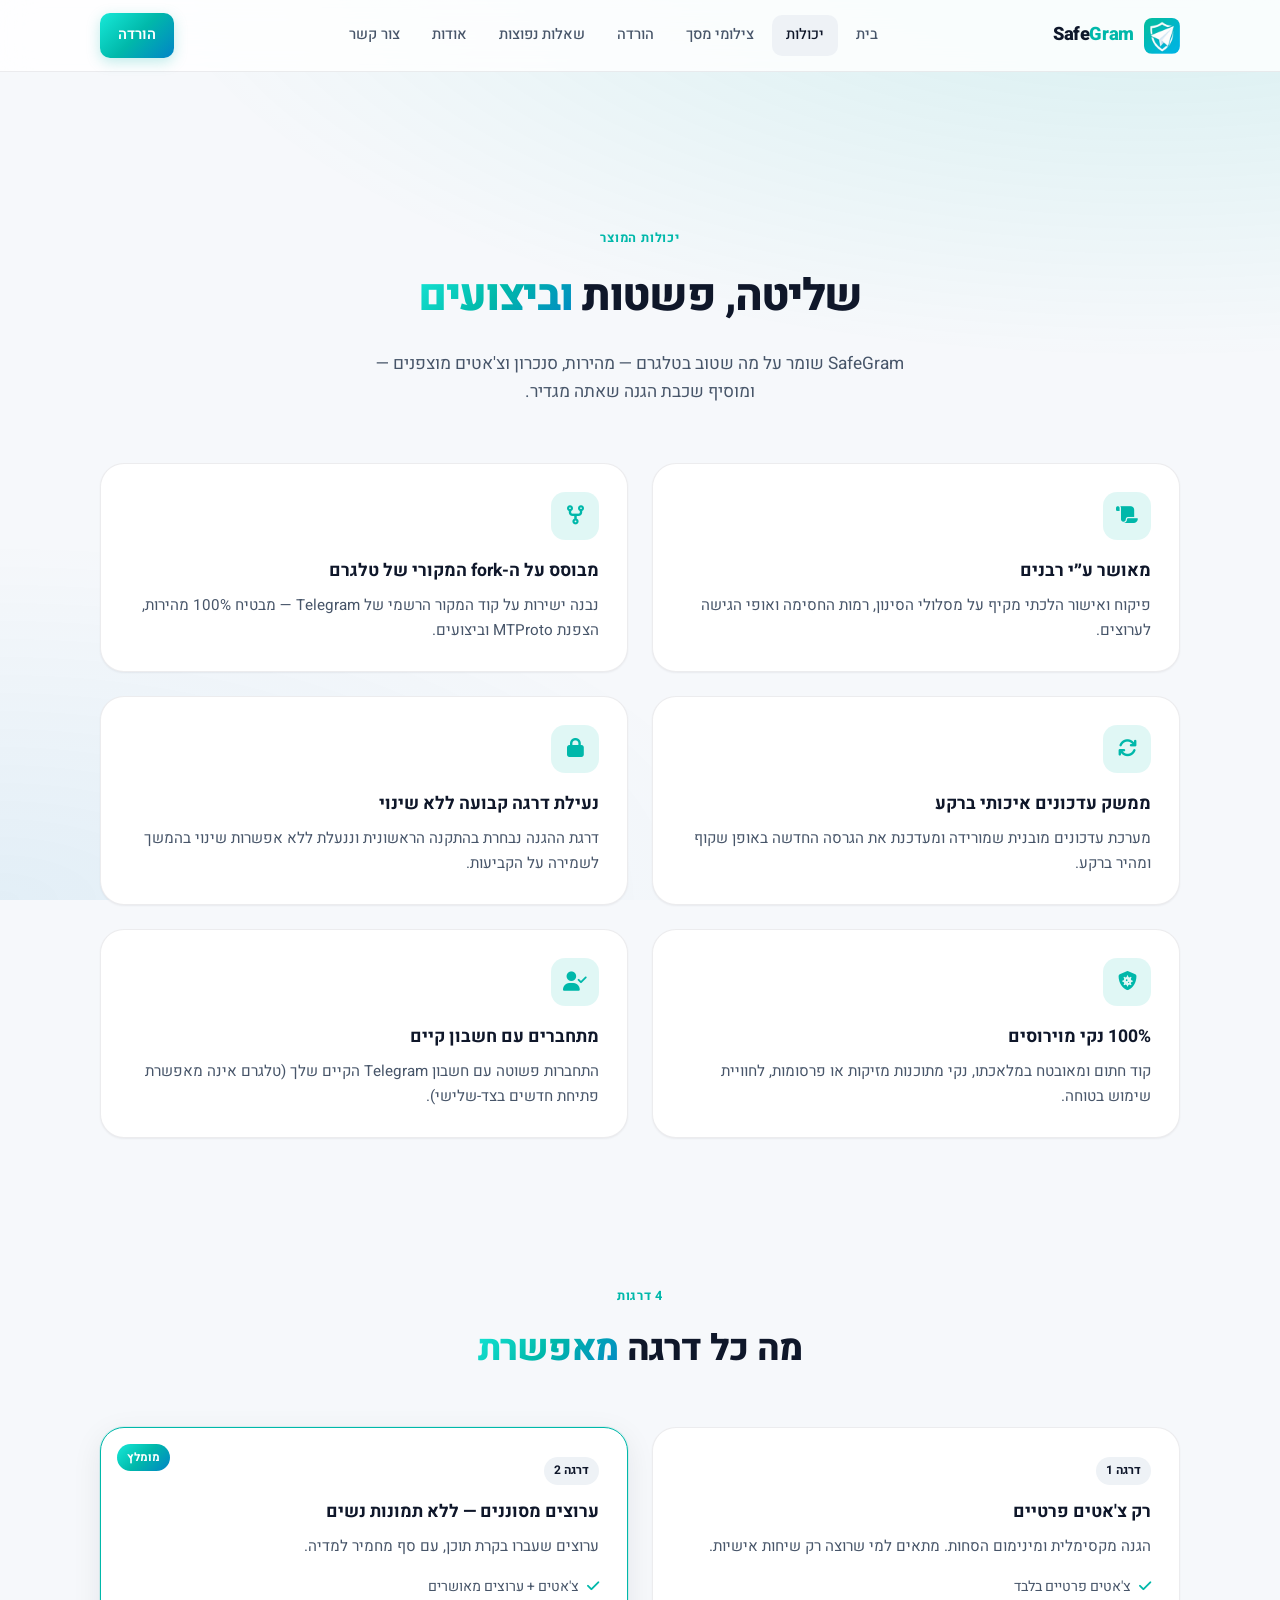
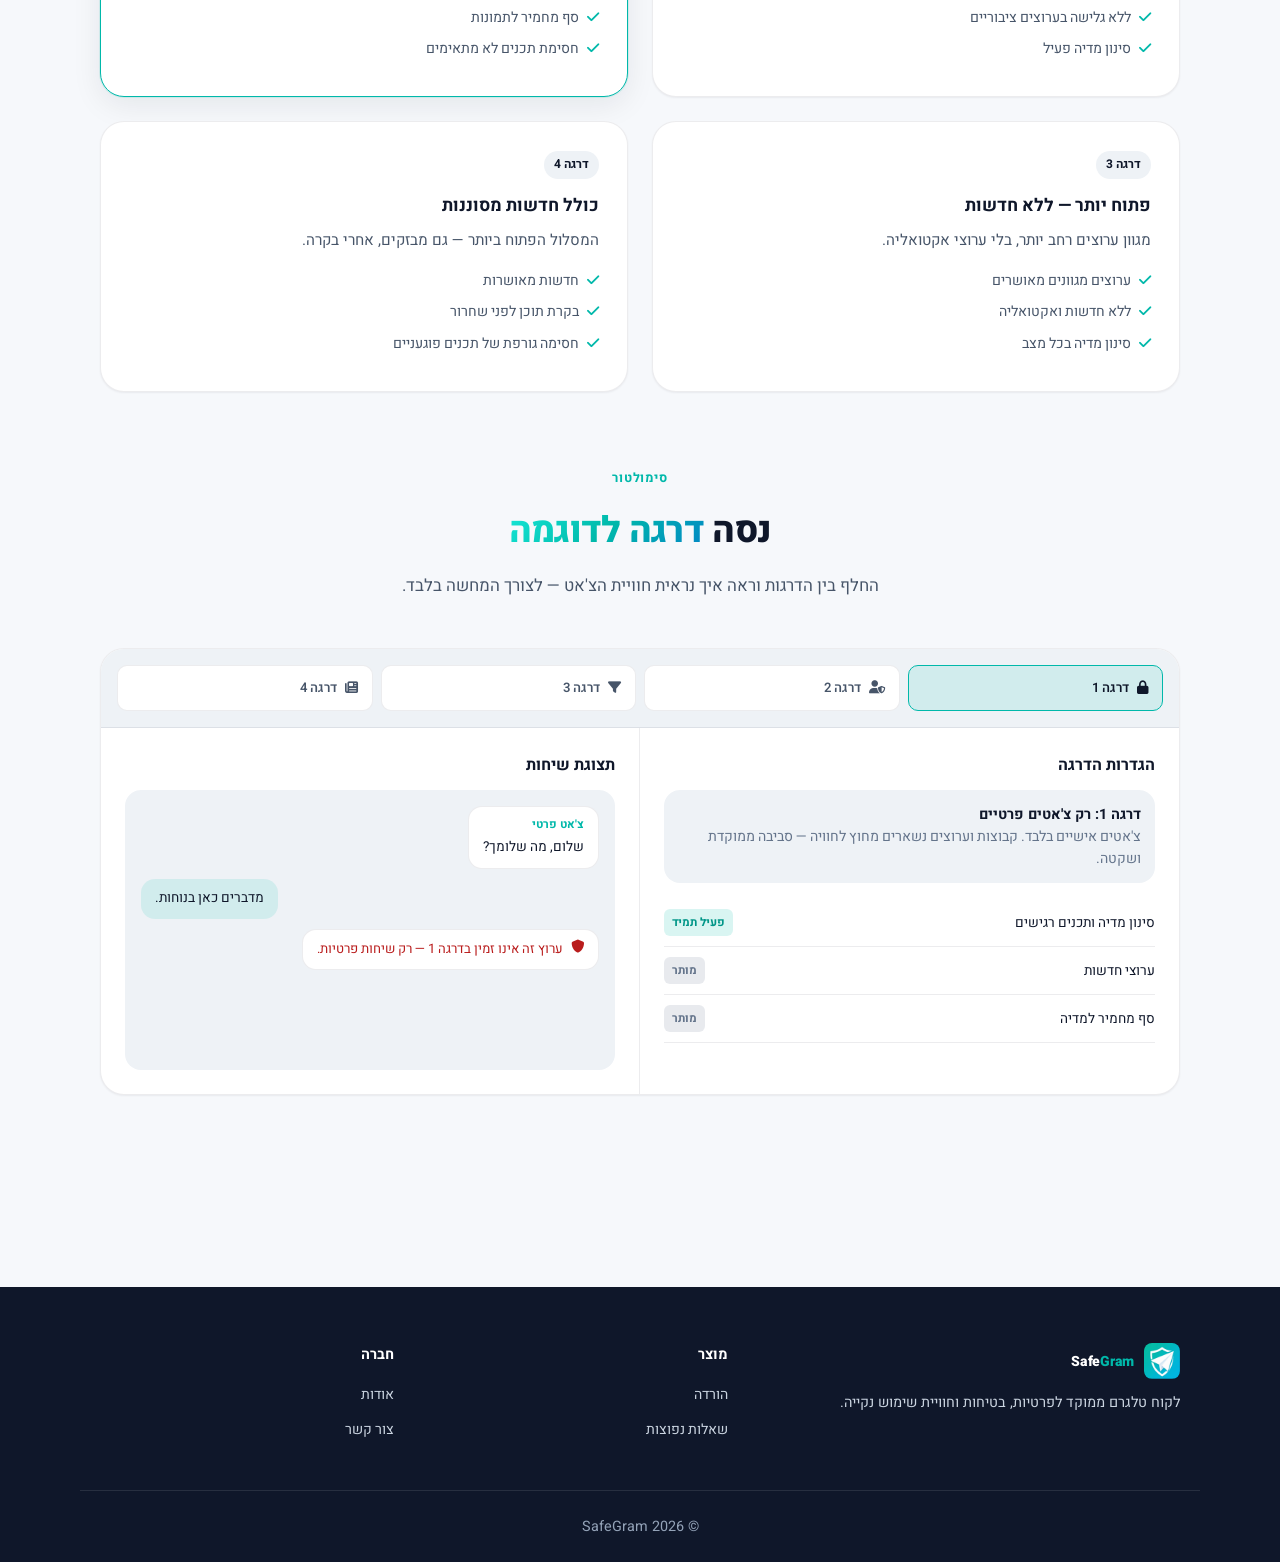
<file: features.html>
<!DOCTYPE html>
<html lang="he" dir="rtl">
<head>
    <meta charset="UTF-8">
    <meta name="viewport" content="width=device-width, initial-scale=1.0">
    <title>יכולות — SafeGram</title>
    <meta name="description" content="ארבע דרגות הגנה, גישה מבוקרת לערוצים, בקשות גישה מהאפליקציה, סנכרון מדיניות וסינון מדיה — כל מה ש-SafeGram מציע למשתמש.">
    <link rel="preconnect" href="https://fonts.googleapis.com">
    <link rel="preconnect" href="https://fonts.gstatic.com" crossorigin>
    <link href="https://fonts.googleapis.com/css2?family=Heebo:wght@400;500;600;700;800&family=Inter:wght@400;500;600;700&display=swap" rel="stylesheet">
    <link rel="stylesheet" href="https://cdnjs.cloudflare.com/ajax/libs/font-awesome/6.5.1/css/all.min.css">
    <link rel="stylesheet" href="style.css">
</head>
<body data-page="features">
<div class="page-glow"></div>

<header class="navbar">
    <div class="container nav-inner">
        <a href="index.html" class="brand"><img src="images/app_icon.png" style="width:36px;height:36px;border-radius:8px;object-fit:cover;" alt=""><span>Safe<span>Gram</span></span></a>
        <nav class="nav-links">
            <a href="index.html" data-nav="home">בית</a>
            <a href="features.html" data-nav="features">יכולות</a>
            <a href="screenshots.html" data-nav="screenshots">צילומי מסך</a>
            <a href="download.html" data-nav="download">הורדה</a>
            <a href="faq.html" data-nav="faq">שאלות נפוצות</a>
            <a href="about.html" data-nav="about">אודות</a>
            <a href="contact.html" data-nav="contact">צור קשר</a>
        </nav>
        <div class="nav-actions">
            <a href="download.html" class="btn btn-primary">הורדה</a>
            <button type="button" class="nav-toggle" aria-label="תפריט"><i class="fa-solid fa-bars"></i></button>
        </div>
    </div>
</header>

<main class="page-main">
    <section class="page-hero">
        <div class="container">
            <span class="section-eyebrow">יכולות המוצר</span>
            <h1>שליטה, פשטות <span class="text-gradient">וביצועים</span></h1>
            <p>SafeGram שומר על מה שטוב בטלגרם — מהירות, סנכרון וצ'אטים מוצפנים — ומוסיף שכבת הגנה שאתה מגדיר.</p>
        </div>
    </section>

    <section class="section" style="padding-top:0">
        <div class="container grid-2">
            <article class="card">
                <div class="feature-icon"><i class="fa-solid fa-scroll"></i></div>
                <h3>מאושר ע״י רבנים</h3>
                <p>פיקוח ואישור הלכתי מקיף על מסלולי הסינון, רמות החסימה ואופי הגישה לערוצים.</p>
            </article>
            <article class="card">
                <div class="feature-icon"><i class="fa-solid fa-code-fork"></i></div>
                <h3>מבוסס על ה-fork המקורי של טלגרם</h3>
                <p>נבנה ישירות על קוד המקור הרשמי של Telegram — מבטיח 100% מהירות, הצפנת MTProto וביצועים.</p>
            </article>
            <article class="card">
                <div class="feature-icon"><i class="fa-solid fa-arrows-rotate"></i></div>
                <h3>ממשק עדכונים איכותי ברקע</h3>
                <p>מערכת עדכונים מובנית שמורידה ומעדכנת את הגרסה החדשה באופן שקוף ומהיר ברקע.</p>
            </article>
            <article class="card">
                <div class="feature-icon"><i class="fa-solid fa-lock"></i></div>
                <h3>נעילת דרגה קבועה ללא שינוי</h3>
                <p>דרגת ההגנה נבחרת בהתקנה הראשונית וננעלת ללא אפשרות שינוי בהמשך לשמירה על הקביעות.</p>
            </article>
            <article class="card">
                <div class="feature-icon"><i class="fa-solid fa-shield-virus"></i></div>
                <h3>100% נקי מוירוסים</h3>
                <p>קוד חתום ומאובטח במלאכתו, נקי מתוכנות מזיקות או פרסומות, לחוויית שימוש בטוחה.</p>
            </article>
            <article class="card">
                <div class="feature-icon"><i class="fa-solid fa-user-check"></i></div>
                <h3>מתחברים עם חשבון קיים</h3>
                <p>התחברות פשוטה עם חשבון Telegram הקיים שלך (טלגרם אינה מאפשרת פתיחת חדשים בצד-שלישי).</p>
            </article>
        </div>
    </section>

    <section class="section">
        <div class="container">
            <div class="section-header text-center">
                <span class="section-eyebrow">4 דרגות</span>
                <h2 class="section-title">מה כל דרגה <span class="text-gradient">מאפשרת</span></h2>
            </div>
            <div class="grid-2">
                <article class="card level-card">
                    <span class="level-badge">דרגה 1</span>
                    <h3>רק צ'אטים פרטיים</h3>
                    <p>הגנה מקסימלית ומינימום הסחות. מתאים למי שרוצה רק שיחות אישיות.</p>
                    <ul>
                        <li><i class="fa-solid fa-check"></i> צ'אטים פרטיים בלבד</li>
                        <li><i class="fa-solid fa-check"></i> ללא גלישה בערוצים ציבוריים</li>
                        <li><i class="fa-solid fa-check"></i> סינון מדיה פעיל</li>
                    </ul>
                </article>
                <article class="card level-card featured">
                    <span class="ribbon">מומלץ</span>
                    <span class="level-badge">דרגה 2</span>
                    <h3>ערוצים מסוננים — ללא תמונות נשים</h3>
                    <p>ערוצים שעברו בקרת תוכן, עם סף מחמיר למדיה.</p>
                    <ul>
                        <li><i class="fa-solid fa-check"></i> צ'אטים + ערוצים מאושרים</li>
                        <li><i class="fa-solid fa-check"></i> סף מחמיר לתמונות</li>
                        <li><i class="fa-solid fa-check"></i> חסימת תכנים לא מתאימים</li>
                    </ul>
                </article>
                <article class="card level-card">
                    <span class="level-badge">דרגה 3</span>
                    <h3>פתוח יותר — ללא חדשות</h3>
                    <p>מגוון ערוצים רחב יותר, בלי ערוצי אקטואליה.</p>
                    <ul>
                        <li><i class="fa-solid fa-check"></i> ערוצים מגוונים מאושרים</li>
                        <li><i class="fa-solid fa-check"></i> ללא חדשות ואקטואליה</li>
                        <li><i class="fa-solid fa-check"></i> סינון מדיה בכל מצב</li>
                    </ul>
                </article>
                <article class="card level-card">
                    <span class="level-badge">דרגה 4</span>
                    <h3>כולל חדשות מסוננות</h3>
                    <p>המסלול הפתוח ביותר — גם מבזקים, אחרי בקרה.</p>
                    <ul>
                        <li><i class="fa-solid fa-check"></i> חדשות מאושרות</li>
                        <li><i class="fa-solid fa-check"></i> בקרת תוכן לפני שחרור</li>
                        <li><i class="fa-solid fa-check"></i> חסימה גורפת של תכנים פוגעניים</li>
                    </ul>
                </article>
            </div>
        </div>
    </section>

    <section class="section" style="padding-top:0">
        <div class="container">
            <div class="section-header text-center">
                <span class="section-eyebrow">סימולטור</span>
                <h2 class="section-title">נסה <span class="text-gradient">דרגה לדוגמה</span></h2>
                <p class="section-sub">החלף בין הדרגות וראה איך נראית חוויית הצ'אט — לצורך המחשה בלבד.</p>
            </div>
            <div class="card simulator-box">
                <div class="sim-tabs">
                    <button type="button" class="sim-tab active" data-track="level1"><i class="fa-solid fa-lock"></i> דרגה 1</button>
                    <button type="button" class="sim-tab" data-track="level2"><i class="fa-solid fa-user-shield"></i> דרגה 2</button>
                    <button type="button" class="sim-tab" data-track="level3"><i class="fa-solid fa-filter"></i> דרגה 3</button>
                    <button type="button" class="sim-tab" data-track="level4"><i class="fa-solid fa-newspaper"></i> דרגה 4</button>
                </div>
                <div class="sim-body">
                    <div class="sim-panel">
                        <h3 style="margin-bottom:12px;font-size:1rem">הגדרות הדרגה</h3>
                        <div class="sim-status" id="sim-track-desc"></div>
                        <div class="sim-toggle-row"><span>סינון מדיה ותכנים רגישים</span><span class="badge-on">פעיל תמיד</span></div>
                        <div class="sim-toggle-row"><span>ערוצי חדשות</span><span class="badge-off" id="toggle-news">מותר</span></div>
                        <div class="sim-toggle-row"><span>סף מחמיר למדיה</span><span class="badge-off" id="toggle-women">מותר</span></div>
                    </div>
                    <div class="sim-panel">
                        <h3 style="margin-bottom:12px;font-size:1rem">תצוגת שיחות</h3>
                        <div class="sim-chat" id="sim-messages-container"></div>
                    </div>
                </div>
            </div>
        </div>
    </section>
</main>

<footer class="footer">
    <div class="container footer-grid">
        <div>
            <a href="index.html" class="brand"><img src="images/app_icon.png" style="width:36px;height:36px;border-radius:8px;object-fit:cover;" alt="" width="36" height="36"><span>Safe<span>Gram</span></span></a>
            <p>לקוח טלגרם ממוקד לפרטיות, בטיחות וחוויית שימוש נקייה.</p>
        </div>
        <div><h4>מוצר</h4><ul><li><a href="download.html">הורדה</a></li><li><a href="faq.html">שאלות נפוצות</a></li></ul></div>
        <div><h4>חברה</h4><ul><li><a href="about.html">אודות</a></li><li><a href="contact.html">צור קשר</a></li></ul></div>
    </div>
    <div class="container footer-bottom"><p>© 2026 SafeGram</p></div>
</footer>
<script src="site.js"></script>
</body>
</html>
</file>
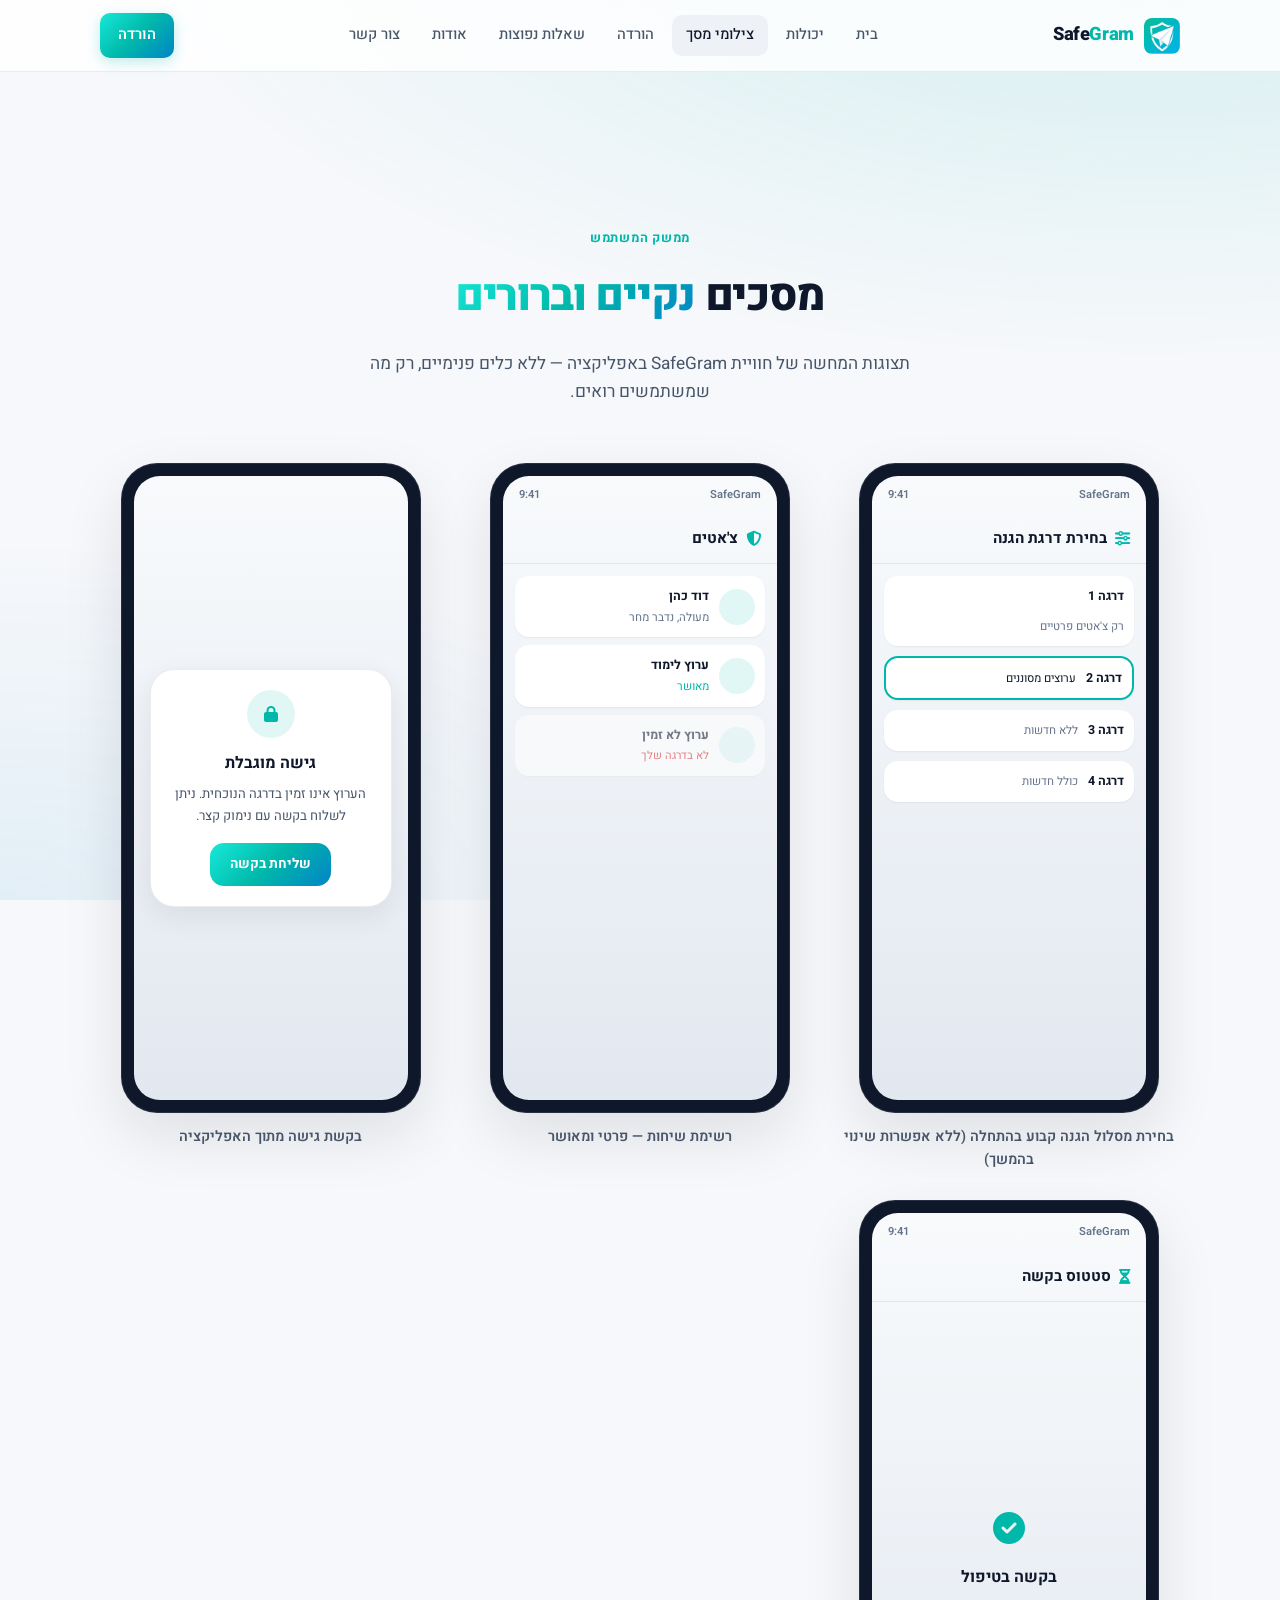
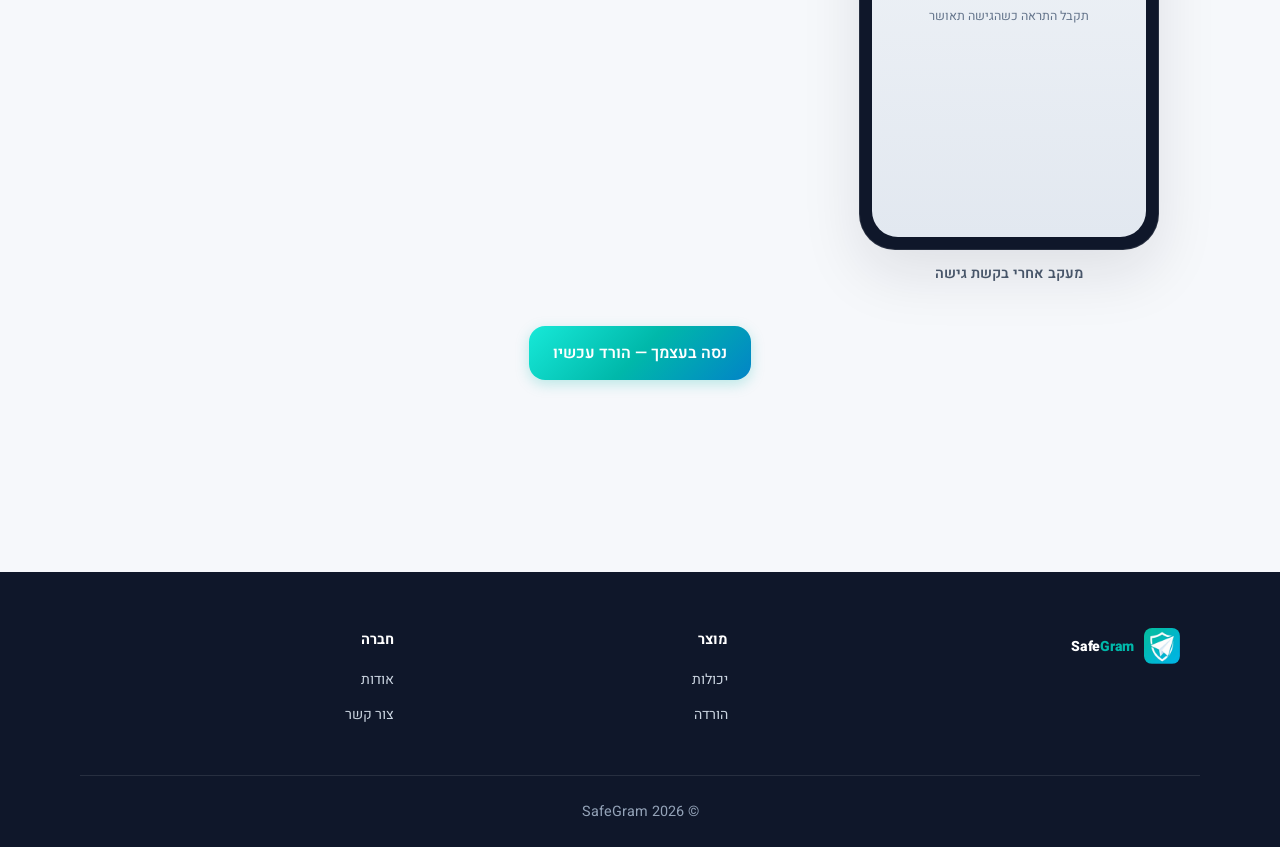
<file: screenshots.html>
<!DOCTYPE html>
<html lang="he" dir="rtl">
<head>
    <meta charset="UTF-8">
    <meta name="viewport" content="width=device-width, initial-scale=1.0">
    <title>צילומי מסך — SafeGram</title>
    <meta name="description" content="תצוגות ממשק SafeGram: בחירת דרגת הגנה, רשימת צ'אטים, בקשת גישה וחוויית שימוש נקייה.">
    <link rel="preconnect" href="https://fonts.googleapis.com">
    <link rel="preconnect" href="https://fonts.gstatic.com" crossorigin>
    <link href="https://fonts.googleapis.com/css2?family=Heebo:wght@400;500;600;700;800&family=Inter:wght@400;500;600;700&display=swap" rel="stylesheet">
    <link rel="stylesheet" href="https://cdnjs.cloudflare.com/ajax/libs/font-awesome/6.5.1/css/all.min.css">
    <link rel="stylesheet" href="style.css">
</head>
<body data-page="screenshots">
<div class="page-glow"></div>

<header class="navbar">
    <div class="container nav-inner">
        <a href="index.html" class="brand"><img src="images/app_icon.png" style="width:36px;height:36px;border-radius:8px;object-fit:cover;" alt=""><span>Safe<span>Gram</span></span></a>
        <nav class="nav-links">
            <a href="index.html" data-nav="home">בית</a>
            <a href="features.html" data-nav="features">יכולות</a>
            <a href="screenshots.html" data-nav="screenshots">צילומי מסך</a>
            <a href="download.html" data-nav="download">הורדה</a>
            <a href="faq.html" data-nav="faq">שאלות נפוצות</a>
            <a href="about.html" data-nav="about">אודות</a>
            <a href="contact.html" data-nav="contact">צור קשר</a>
        </nav>
        <div class="nav-actions">
            <a href="download.html" class="btn btn-primary">הורדה</a>
            <button type="button" class="nav-toggle" aria-label="תפריט"><i class="fa-solid fa-bars"></i></button>
        </div>
    </div>
</header>

<main class="page-main">
    <section class="page-hero">
        <div class="container">
            <span class="section-eyebrow">ממשק המשתמש</span>
            <h1>מסכים <span class="text-gradient">נקיים וברורים</span></h1>
            <p>תצוגות המחשה של חוויית SafeGram באפליקציה — ללא כלים פנימיים, רק מה שמשתמשים רואים.</p>
        </div>
    </section>

    <section class="section" style="padding-top:0">
        <div class="container shot-grid">
            <figure class="shot-item">
                <div class="phone-shell">
                    <div class="phone-screen">
                        <div class="phone-status"><span>SafeGram</span><span>9:41</span></div>
                        <div class="phone-app-bar"><i class="fa-solid fa-sliders"></i> בחירת דרגת הגנה</div>
                        <div class="phone-chats" style="gap:10px">
                            <div class="chat-row" style="flex-direction:column;align-items:stretch"><strong>דרגה 1</strong><span style="font-size:0.72rem;color:var(--text-muted)">רק צ'אטים פרטיים</span></div>
                            <div class="chat-row" style="border:2px solid var(--accent)"><strong>דרגה 2</strong><span style="font-size:0.72rem">ערוצים מסוננים</span></div>
                            <div class="chat-row"><strong>דרגה 3</strong><span style="font-size:0.72rem;color:var(--text-muted)">ללא חדשות</span></div>
                            <div class="chat-row"><strong>דרגה 4</strong><span style="font-size:0.72rem;color:var(--text-muted)">כולל חדשות</span></div>
                        </div>
                    </div>
                </div>
                <figcaption>בחירת מסלול הגנה קבוע בהתחלה (ללא אפשרות שינוי בהמשך)</figcaption>
            </figure>

            <figure class="shot-item">
                <div class="phone-shell">
                    <div class="phone-screen">
                        <div class="phone-status"><span>SafeGram</span><span>9:41</span></div>
                        <div class="phone-app-bar"><i class="fa-solid fa-shield-halved"></i> צ'אטים</div>
                        <div class="phone-chats">
                            <div class="chat-row"><div class="chat-avatar"></div><div><strong>דוד כהן</strong><br><span style="font-size:0.72rem;color:var(--text-muted)">מעולה, נדבר מחר</span></div></div>
                            <div class="chat-row"><div class="chat-avatar"></div><div><strong>ערוץ לימוד</strong><br><span style="font-size:0.72rem;color:var(--accent)">מאושר</span></div></div>
                            <div class="chat-row blocked"><div class="chat-avatar"></div><div><strong>ערוץ לא זמין</strong><br><span class="chat-meta">לא בדרגה שלך</span></div></div>
                        </div>
                    </div>
                </div>
                <figcaption>רשימת שיחות — פרטי ומאושר</figcaption>
            </figure>

            <figure class="shot-item">
                <div class="phone-shell">
                    <div class="phone-screen" style="justify-content:center;padding:16px">
                        <div class="card mock-dialog" style="box-shadow:var(--shadow-md);padding:20px 16px">
                            <div style="width:48px;height:48px;border-radius:50%;background:var(--accent-soft);margin:0 auto 12px;display:flex;align-items:center;justify-content:center"><i class="fa-solid fa-lock" style="color:var(--accent)"></i></div>
                            <h4>גישה מוגבלת</h4>
                            <p>הערוץ אינו זמין בדרגה הנוכחית. ניתן לשלוח בקשה עם נימוק קצר.</p>
                            <span class="mock-btn">שליחת בקשה</span>
                        </div>
                    </div>
                </div>
                <figcaption>בקשת גישה מתוך האפליקציה</figcaption>
            </figure>

            <figure class="shot-item">
                <div class="phone-shell">
                    <div class="phone-screen">
                        <div class="phone-status"><span>SafeGram</span><span>9:41</span></div>
                        <div class="phone-app-bar"><i class="fa-solid fa-hourglass-half"></i> סטטוס בקשה</div>
                        <div class="phone-chats" style="justify-content:center;text-align:center;padding:24px">
                            <i class="fa-solid fa-circle-check" style="font-size:2rem;color:var(--accent);margin-bottom:12px"></i>
                            <strong>בקשה בטיפול</strong>
                            <p style="font-size:0.78rem;color:var(--text-muted);margin-top:8px">תקבל התראה כשהגישה תאושר</p>
                        </div>
                    </div>
                </div>
                <figcaption>מעקב אחרי בקשת גישה</figcaption>
            </figure>
        </div>
        <p class="text-center" style="margin-top:40px"><a href="download.html" class="btn btn-primary btn-lg">נסה בעצמך — הורד עכשיו</a></p>
    </section>
</main>

<footer class="footer">
    <div class="container footer-grid">
        <div><a href="index.html" class="brand"><img src="images/app_icon.png" style="width:36px;height:36px;border-radius:8px;object-fit:cover;" alt="" width="36" height="36"><span>Safe<span>Gram</span></span></a></div>
        <div><h4>מוצר</h4><ul><li><a href="features.html">יכולות</a></li><li><a href="download.html">הורדה</a></li></ul></div>
        <div><h4>חברה</h4><ul><li><a href="about.html">אודות</a></li><li><a href="contact.html">צור קשר</a></li></ul></div>
    </div>
    <div class="container footer-bottom"><p>© 2026 SafeGram</p></div>
</footer>
<script src="site.js"></script>
</body>
</html>
</file>
<file: style.css>
/* SafeGram — consumer marketing site (calm, premium, mobile-first) */

:root {
    --bg: #f6f8fb;
    --bg-elevated: #ffffff;
    --bg-subtle: #eef2f6;
    --border: rgba(15, 23, 42, 0.08);
    --border-strong: rgba(15, 23, 42, 0.12);
    --text: #0f172a;
    --text-secondary: #475569;
    --text-muted: #64748b;
    --accent: #00b8aa;
    --accent-hover: #009688;
    --accent-soft: rgba(0, 184, 170, 0.12);
    --accent-glow: rgba(0, 184, 170, 0.25);
    --gradient: linear-gradient(135deg, #17e9d8 0%, #00b8aa 50%, #0284c7 100%);
    --shadow-sm: 0 1px 2px rgba(15, 23, 42, 0.06);
    --shadow-md: 0 8px 30px rgba(15, 23, 42, 0.08);
    --shadow-lg: 0 24px 60px rgba(15, 23, 42, 0.1);
    --radius-sm: 10px;
    --radius-md: 16px;
    --radius-lg: 24px;
    --radius-xl: 32px;
    --font: "Heebo", "Inter", -apple-system, BlinkMacSystemFont, sans-serif;
    --container: 1120px;
    --nav-h: 72px;
    --transition: 0.22s cubic-bezier(0.4, 0, 0.2, 1);
}

*, *::before, *::after { box-sizing: border-box; margin: 0; padding: 0; }
html { scroll-behavior: smooth; font-size: 16px; }
body {
    font-family: var(--font);
    background: var(--bg);
    color: var(--text);
    line-height: 1.65;
    direction: rtl;
    overflow-x: hidden;
    -webkit-font-smoothing: antialiased;
}
a { color: inherit; text-decoration: none; }
ul { list-style: none; }
img { max-width: 100%; display: block; }

.container { max-width: var(--container); margin: 0 auto; padding: 0 20px; }
.text-center { text-align: center; }
.text-gradient {
    background: var(--gradient);
    -webkit-background-clip: text;
    -webkit-text-fill-color: transparent;
    background-clip: text;
}
.text-accent { color: var(--accent); }
.page-main { padding-top: calc(var(--nav-h) + 32px); padding-bottom: 80px; min-height: 70vh; }

/* Ambient */
.page-glow {
    position: fixed;
    inset: 0;
    pointer-events: none;
    z-index: 0;
    background:
        radial-gradient(ellipse 80% 50% at 90% -10%, rgba(0, 184, 170, 0.14), transparent),
        radial-gradient(ellipse 60% 40% at 0% 100%, rgba(2, 132, 199, 0.08), transparent);
}

/* Nav */
.navbar {
    position: fixed;
    top: 0;
    left: 0;
    right: 0;
    height: var(--nav-h);
    z-index: 100;
    background: rgba(255, 255, 255, 0.82);
    backdrop-filter: blur(16px);
    border-bottom: 1px solid var(--border);
}
.nav-inner {
    height: 100%;
    display: flex;
    align-items: center;
    justify-content: space-between;
    gap: 16px;
}
.brand {
    display: flex;
    align-items: center;
    gap: 10px;
    font-weight: 800;
    font-size: 1.15rem;
    letter-spacing: -0.02em;
}
.brand img { width: 36px; height: 36px; }
.brand span span { color: var(--accent); }
.nav-links {
    display: flex;
    align-items: center;
    gap: 4px;
}
.nav-links a {
    padding: 8px 14px;
    font-size: 0.92rem;
    font-weight: 500;
    color: var(--text-secondary);
    border-radius: var(--radius-sm);
    transition: var(--transition);
}
.nav-links a:hover,
.nav-links a.active { color: var(--text); background: var(--bg-subtle); }
.nav-actions { display: flex; align-items: center; gap: 10px; }
.nav-toggle {
    display: none;
    width: 44px;
    height: 44px;
    border: 1px solid var(--border);
    border-radius: var(--radius-sm);
    background: var(--bg-elevated);
    cursor: pointer;
    align-items: center;
    justify-content: center;
    font-size: 1.1rem;
    color: var(--text);
}

.btn {
    display: inline-flex;
    align-items: center;
    justify-content: center;
    gap: 8px;
    padding: 10px 18px;
    font-size: 0.92rem;
    font-weight: 600;
    border-radius: var(--radius-sm);
    border: none;
    cursor: pointer;
    transition: var(--transition);
    white-space: nowrap;
}
.btn-primary {
    background: var(--gradient);
    color: #fff;
    box-shadow: 0 4px 14px var(--accent-glow);
}
.btn-primary:hover { transform: translateY(-1px); box-shadow: 0 8px 24px var(--accent-glow); }
.btn-secondary {
    background: var(--bg-elevated);
    color: var(--text);
    border: 1px solid var(--border-strong);
}
.btn-secondary:hover { background: var(--bg-subtle); }
.btn-lg { padding: 14px 24px; font-size: 1rem; border-radius: var(--radius-md); }
.btn-block { width: 100%; }

/* Hero */
.hero {
    position: relative;
    z-index: 1;
    padding: 48px 0 72px;
}
.hero-grid {
    display: grid;
    grid-template-columns: 1fr 1fr;
    gap: 48px;
    align-items: center;
}
.hero-badge {
    display: inline-flex;
    align-items: center;
    gap: 8px;
    padding: 6px 14px;
    background: var(--accent-soft);
    color: var(--accent-hover);
    border-radius: 999px;
    font-size: 0.85rem;
    font-weight: 600;
    margin-bottom: 20px;
}
.hero h1 {
    font-size: clamp(2rem, 5vw, 3.1rem);
    line-height: 1.15;
    letter-spacing: -0.03em;
    font-weight: 800;
    margin-bottom: 20px;
}
.hero-lead {
    font-size: 1.1rem;
    color: var(--text-secondary);
    max-width: 34rem;
    margin-bottom: 28px;
}
.hero-cta { display: flex; flex-wrap: wrap; gap: 12px; margin-bottom: 32px; }
.trust-row {
    display: flex;
    flex-wrap: wrap;
    gap: 20px;
}
.trust-row span {
    display: flex;
    align-items: center;
    gap: 8px;
    font-size: 0.88rem;
    color: var(--text-muted);
}
.trust-row i { color: var(--accent); }

.hero-visual { position: relative; }
.phone-shell {
    margin: 0 auto;
    width: min(100%, 300px);
    aspect-ratio: 9 / 19.5;
    background: #0f172a;
    border-radius: 36px;
    padding: 12px;
    box-shadow: var(--shadow-lg);
    border: 1px solid rgba(255, 255, 255, 0.1);
}
.phone-screen {
    height: 100%;
    border-radius: 26px;
    background: linear-gradient(180deg, #f8fafc 0%, #e2e8f0 100%);
    overflow: hidden;
    display: flex;
    flex-direction: column;
}
.phone-status {
    padding: 10px 16px;
    font-size: 0.7rem;
    font-weight: 600;
    color: var(--text-muted);
    display: flex;
    justify-content: space-between;
}
.phone-app-bar {
    padding: 12px 16px;
    font-weight: 700;
    font-size: 0.95rem;
    border-bottom: 1px solid var(--border);
    display: flex;
    align-items: center;
    gap: 8px;
}
.phone-app-bar i { color: var(--accent); }
.phone-chats { flex: 1; padding: 12px; display: flex; flex-direction: column; gap: 8px; }
.chat-row {
    display: flex;
    align-items: center;
    gap: 10px;
    padding: 10px;
    background: #fff;
    border-radius: 14px;
    box-shadow: var(--shadow-sm);
    font-size: 0.78rem;
}
.chat-avatar {
    width: 36px;
    height: 36px;
    border-radius: 50%;
    background: var(--accent-soft);
    flex-shrink: 0;
}
.chat-row.blocked { opacity: 0.55; }
.chat-row.blocked .chat-meta { color: #dc2626; font-size: 0.7rem; }

/* Sections */
.section { position: relative; z-index: 1; padding: 72px 0; }
.section-header { max-width: 640px; margin: 0 auto 48px; }
.section-eyebrow {
    display: inline-block;
    font-size: 0.8rem;
    font-weight: 700;
    text-transform: uppercase;
    letter-spacing: 0.06em;
    color: var(--accent);
    margin-bottom: 12px;
}
.section-title {
    font-size: clamp(1.6rem, 3.5vw, 2.25rem);
    font-weight: 800;
    letter-spacing: -0.02em;
    margin-bottom: 12px;
}
.section-sub {
    color: var(--text-secondary);
    font-size: 1.05rem;
}

.card {
    background: var(--bg-elevated);
    border: 1px solid var(--border);
    border-radius: var(--radius-lg);
    padding: 28px;
    box-shadow: var(--shadow-sm);
    transition: var(--transition);
}
.card:hover { box-shadow: var(--shadow-md); border-color: var(--border-strong); }

.grid-2 { display: grid; grid-template-columns: repeat(2, 1fr); gap: 24px; }
.grid-3 { display: grid; grid-template-columns: repeat(3, 1fr); gap: 24px; }
.grid-4 { display: grid; grid-template-columns: repeat(4, 1fr); gap: 20px; }

.feature-icon {
    width: 48px;
    height: 48px;
    border-radius: 14px;
    background: var(--accent-soft);
    color: var(--accent);
    display: flex;
    align-items: center;
    justify-content: center;
    font-size: 1.2rem;
    margin-bottom: 16px;
}
.card h3 { font-size: 1.1rem; font-weight: 700; margin-bottom: 8px; }
.card p { color: var(--text-secondary); font-size: 0.95rem; }

.level-card { position: relative; }
.level-card.featured { border-color: var(--accent); box-shadow: 0 0 0 1px var(--accent-soft), var(--shadow-md); }
.level-badge {
    display: inline-block;
    font-size: 0.75rem;
    font-weight: 700;
    padding: 4px 10px;
    border-radius: 999px;
    background: var(--bg-subtle);
    margin-bottom: 12px;
}
.level-card ul { margin-top: 16px; }
.level-card li {
    display: flex;
    gap: 8px;
    font-size: 0.88rem;
    color: var(--text-secondary);
    margin-bottom: 8px;
}
.level-card li i { color: var(--accent); margin-top: 4px; }
.ribbon {
    position: absolute;
    top: 16px;
    left: 16px;
    background: var(--gradient);
    color: #fff;
    font-size: 0.72rem;
    font-weight: 700;
    padding: 4px 10px;
    border-radius: 999px;
}

/* Page hero (inner pages) */
.page-hero {
    position: relative;
    z-index: 1;
    padding: calc(var(--nav-h) + 48px) 0 56px;
    text-align: center;
}
.page-hero h1 {
    font-size: clamp(1.85rem, 4vw, 2.75rem);
    font-weight: 800;
    letter-spacing: -0.03em;
    margin-bottom: 16px;
}
.page-hero p {
    max-width: 560px;
    margin: 0 auto;
    color: var(--text-secondary);
    font-size: 1.08rem;
}

/* Simulator */
.simulator-box { padding: 0; overflow: hidden; }
.sim-tabs {
    display: flex;
    flex-wrap: wrap;
    gap: 8px;
    padding: 16px;
    background: var(--bg-subtle);
    border-bottom: 1px solid var(--border);
}
.sim-tab {
    flex: 1 1 200px;
    padding: 12px 14px;
    border: 1px solid var(--border);
    border-radius: var(--radius-sm);
    background: var(--bg-elevated);
    cursor: pointer;
    font-family: inherit;
    font-size: 0.82rem;
    font-weight: 600;
    color: var(--text-secondary);
    transition: var(--transition);
    display: flex;
    align-items: center;
    gap: 8px;
}
.sim-tab.active {
    border-color: var(--accent);
    color: var(--text);
    background: var(--accent-soft);
}
.sim-body {
    display: grid;
    grid-template-columns: 1fr 1fr;
    gap: 0;
}
.sim-panel { padding: 24px; }
.sim-panel + .sim-panel { border-right: 1px solid var(--border); }
.sim-status {
    padding: 14px;
    background: var(--bg-subtle);
    border-radius: var(--radius-md);
    font-size: 0.9rem;
    margin-bottom: 16px;
    line-height: 1.5;
}
.sim-toggle-row {
    display: flex;
    justify-content: space-between;
    align-items: center;
    gap: 12px;
    padding: 10px 0;
    border-bottom: 1px solid var(--border);
    font-size: 0.85rem;
}
.badge-on, .badge-off {
    font-size: 0.72rem;
    font-weight: 700;
    padding: 4px 8px;
    border-radius: 6px;
    flex-shrink: 0;
}
.badge-on { background: rgba(0, 184, 170, 0.15); color: var(--accent-hover); }
.badge-off { background: rgba(100, 116, 139, 0.15); color: var(--text-muted); }
.sim-chat {
    background: var(--bg-subtle);
    border-radius: var(--radius-md);
    min-height: 280px;
    padding: 16px;
    display: flex;
    flex-direction: column;
    gap: 10px;
}
.chat-bubble {
    max-width: 90%;
    padding: 10px 14px;
    border-radius: 14px;
    font-size: 0.85rem;
    line-height: 1.45;
}
.chat-bubble.in { align-self: flex-start; background: #fff; border: 1px solid var(--border); }
.chat-bubble.out { align-self: flex-end; background: var(--accent-soft); }
.blocked-placeholder {
    display: flex;
    gap: 8px;
    align-items: flex-start;
    color: #b91c1c;
    font-size: 0.82rem;
}

/* Download */
.download-grid { display: grid; grid-template-columns: repeat(3, 1fr); gap: 24px; }
.download-card.highlight { border-color: var(--accent); }
.dl-icon { font-size: 2rem; margin-bottom: 12px; }
.dl-meta {
    display: flex;
    flex-direction: column;
    gap: 6px;
    margin: 16px 0;
    font-size: 0.85rem;
    color: var(--text-muted);
}
.steps { counter-reset: step; }
.steps li {
    position: relative;
    padding-right: 48px;
    margin-bottom: 20px;
    color: var(--text-secondary);
}
.steps li::before {
    counter-increment: step;
    content: counter(step);
    position: absolute;
    right: 0;
    top: 0;
    width: 32px;
    height: 32px;
    border-radius: 50%;
    background: var(--accent-soft);
    color: var(--accent-hover);
    font-weight: 800;
    display: flex;
    align-items: center;
    justify-content: center;
    font-size: 0.9rem;
}

/* Screenshots gallery */
.shot-grid {
    display: grid;
    grid-template-columns: repeat(auto-fit, minmax(260px, 1fr));
    gap: 28px;
}
.shot-item figcaption {
    margin-top: 12px;
    font-size: 0.9rem;
    font-weight: 600;
    text-align: center;
    color: var(--text-secondary);
}
.mock-dialog {
    padding: 20px;
    text-align: center;
}
.mock-dialog h4 { font-size: 1rem; margin-bottom: 8px; }
.mock-dialog p { font-size: 0.82rem; color: var(--text-secondary); margin-bottom: 16px; }
.mock-btn {
    display: inline-block;
    padding: 10px 20px;
    border-radius: 14px;
    background: var(--gradient);
    color: #fff;
    font-size: 0.85rem;
    font-weight: 700;
}

/* FAQ */
.faq-list { max-width: 720px; margin: 0 auto; }
.faq-item { border-bottom: 1px solid var(--border); }
.faq-q {
    width: 100%;
    display: flex;
    justify-content: space-between;
    align-items: center;
    gap: 16px;
    padding: 20px 0;
    background: none;
    border: none;
    cursor: pointer;
    font-family: inherit;
    font-size: 1rem;
    font-weight: 600;
    text-align: right;
    color: var(--text);
}
.faq-q i { transition: transform var(--transition); color: var(--text-muted); }
.faq-item.active .faq-q i { transform: rotate(180deg); }
.faq-a {
    max-height: 0;
    overflow: hidden;
    transition: max-height 0.35s ease;
}
.faq-a-inner {
    padding-bottom: 20px;
    color: var(--text-secondary);
    font-size: 0.95rem;
    line-height: 1.7;
}
.faq-item.active .faq-a { max-height: 400px; }

/* Contact */
.contact-grid { display: grid; grid-template-columns: 1fr 1fr; gap: 32px; align-items: start; }
.contact-form label {
    display: block;
    font-size: 0.85rem;
    font-weight: 600;
    margin-bottom: 6px;
}
.contact-form input,
.contact-form textarea,
.contact-form select {
    width: 100%;
    padding: 12px 14px;
    border: 1px solid var(--border-strong);
    border-radius: var(--radius-sm);
    font-family: inherit;
    font-size: 0.95rem;
    margin-bottom: 16px;
    background: var(--bg-elevated);
}
.contact-form textarea { min-height: 140px; resize: vertical; }

/* Footer */
.footer {
    position: relative;
    z-index: 1;
    background: var(--text);
    color: #cbd5e1;
    padding: 56px 0 24px;
    margin-top: 40px;
}
.footer-grid {
    display: grid;
    grid-template-columns: 1.4fr 1fr 1fr;
    gap: 40px;
    margin-bottom: 40px;
}
.footer .brand { color: #fff; margin-bottom: 12px; }
.footer p { font-size: 0.9rem; line-height: 1.6; }
.footer h4 { color: #fff; font-size: 0.9rem; margin-bottom: 14px; }
.footer ul li { margin-bottom: 8px; }
.footer a { font-size: 0.88rem; transition: color var(--transition); }
.footer a:hover { color: #fff; }
.footer-bottom {
    border-top: 1px solid rgba(255, 255, 255, 0.1);
    padding-top: 24px;
    font-size: 0.82rem;
    color: #94a3b8;
    text-align: center;
}
.social { display: flex; gap: 12px; margin-top: 16px; }
.social a {
    width: 40px;
    height: 40px;
    border-radius: 10px;
    background: rgba(255, 255, 255, 0.08);
    display: flex;
    align-items: center;
    justify-content: center;
    transition: var(--transition);
}
.social a:hover { background: rgba(0, 184, 170, 0.35); color: #fff; }

/* CTA band */
.cta-band {
    background: var(--text);
    color: #fff;
    border-radius: var(--radius-xl);
    padding: 48px 32px;
    text-align: center;
    margin: 0 20px 48px;
    max-width: calc(var(--container) - 40px);
    margin-left: auto;
    margin-right: auto;
}
.cta-band h2 { font-size: 1.75rem; margin-bottom: 12px; }
.cta-band p { color: #94a3b8; margin-bottom: 24px; max-width: 480px; margin-left: auto; margin-right: auto; }

@media (max-width: 960px) {
    .hero-grid, .grid-4, .grid-3, .download-grid, .sim-body, .contact-grid, .footer-grid, .grid-2 { grid-template-columns: 1fr; }
    .sim-panel + .sim-panel { border-right: none; border-top: 1px solid var(--border); }
    .nav-links {
        display: none;
        position: absolute;
        top: var(--nav-h);
        left: 0;
        right: 0;
        flex-direction: column;
        padding: 16px;
        background: var(--bg-elevated);
        border-bottom: 1px solid var(--border);
        box-shadow: var(--shadow-md);
    }
    .nav-links.open { display: flex; }
    .nav-toggle { display: flex; }
    .nav-actions .btn-secondary { display: none; }
}
</file>
